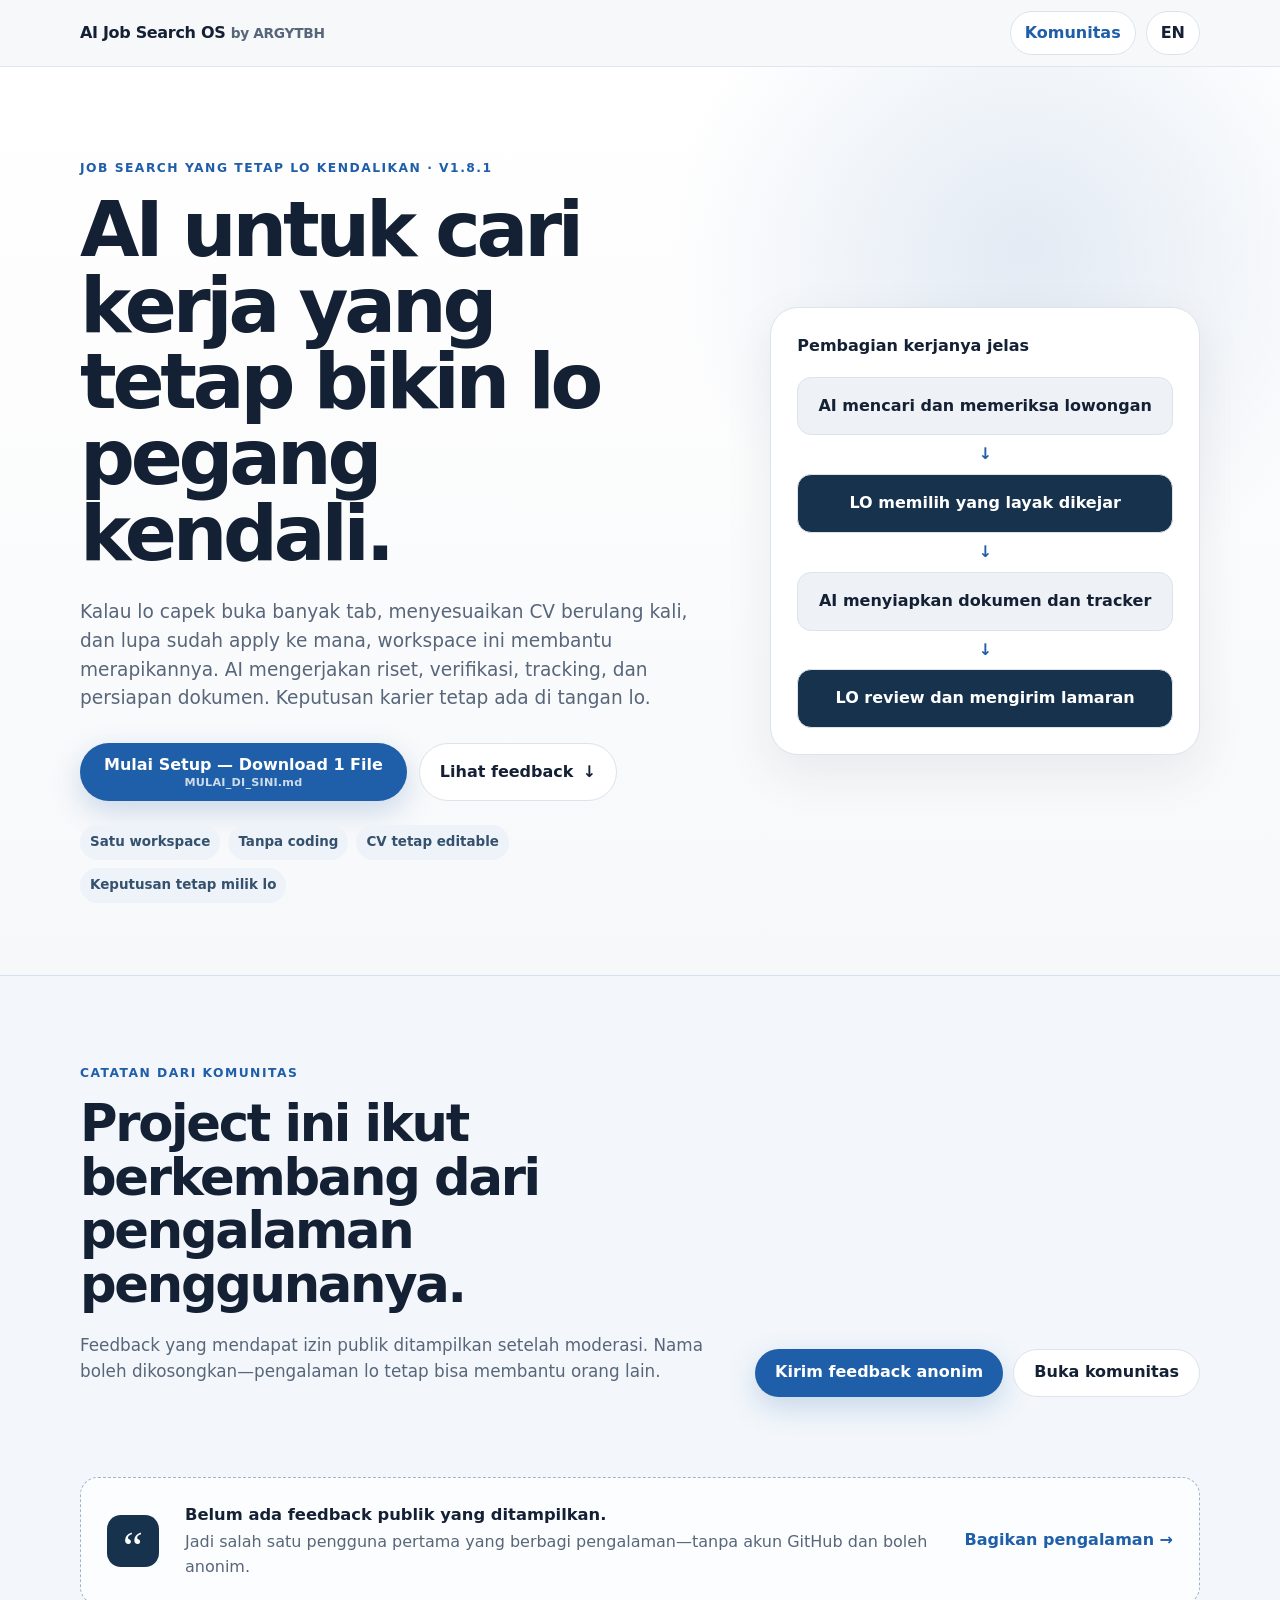
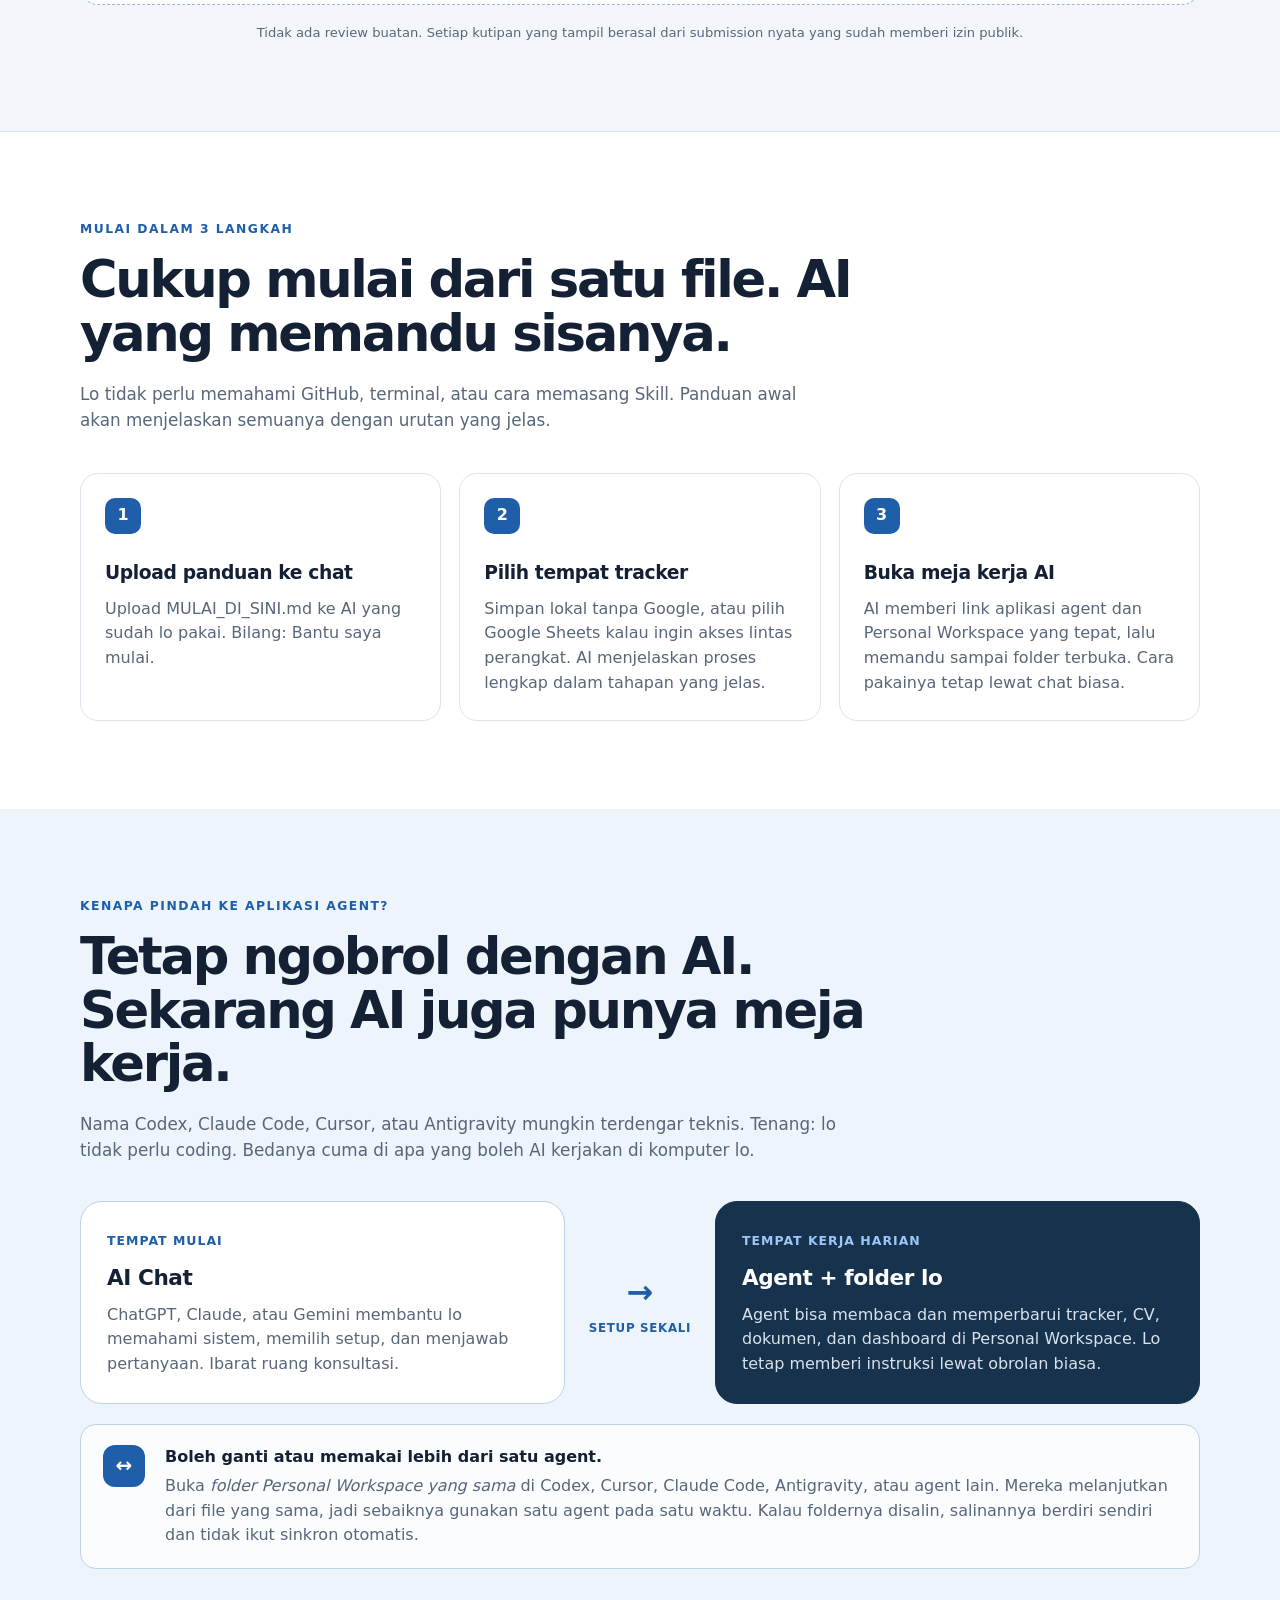
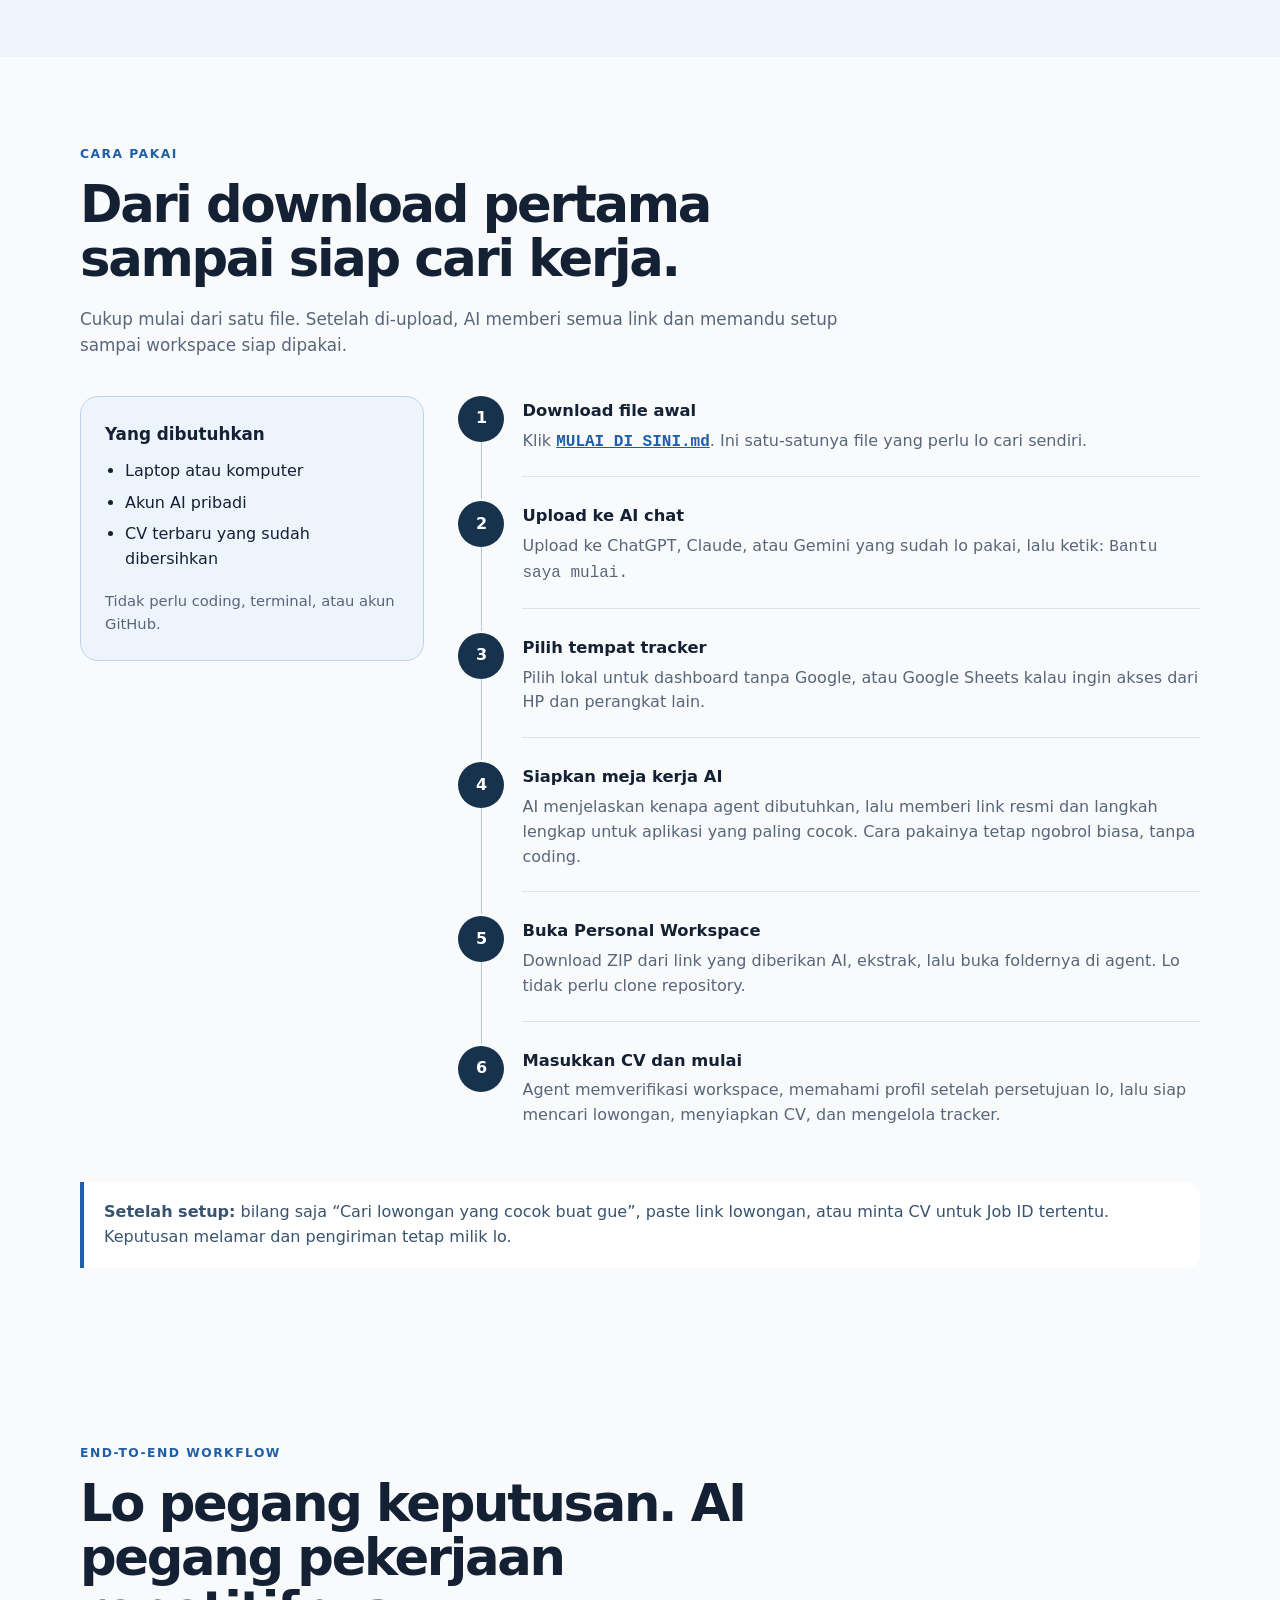
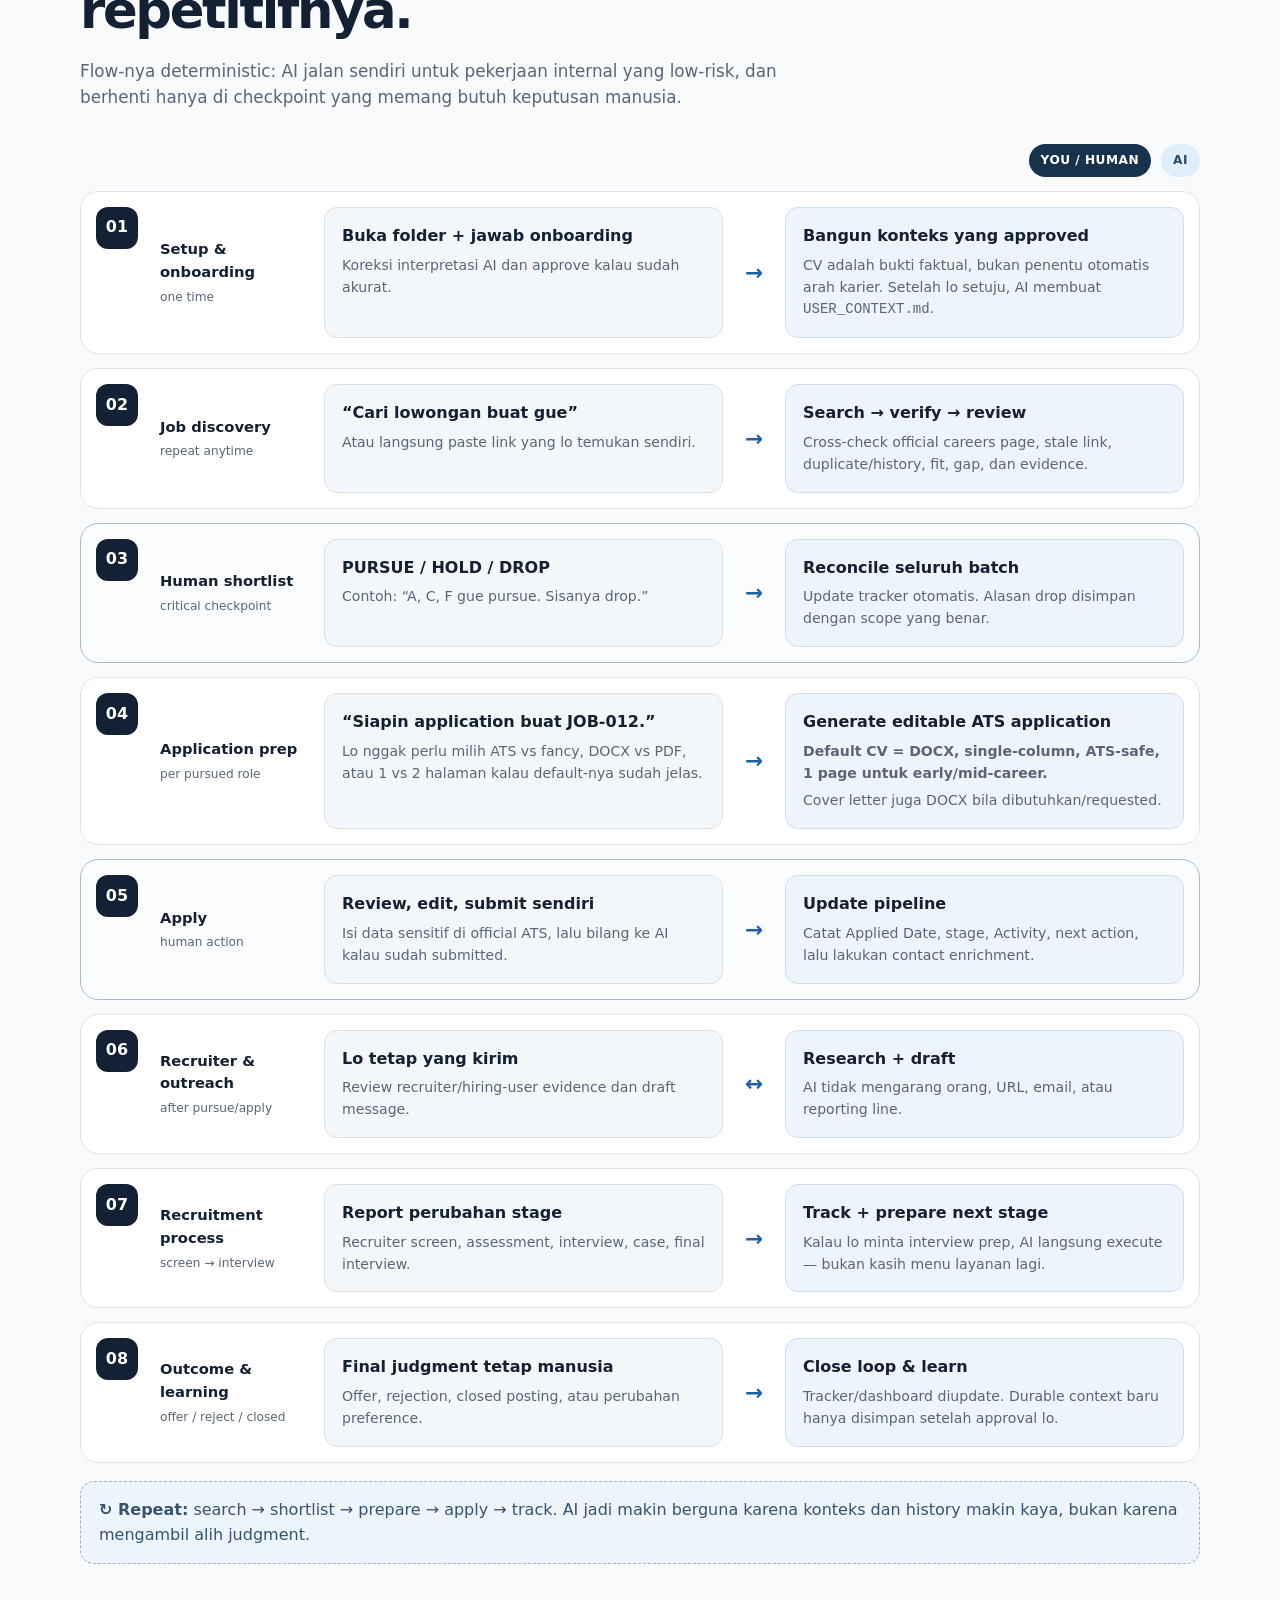
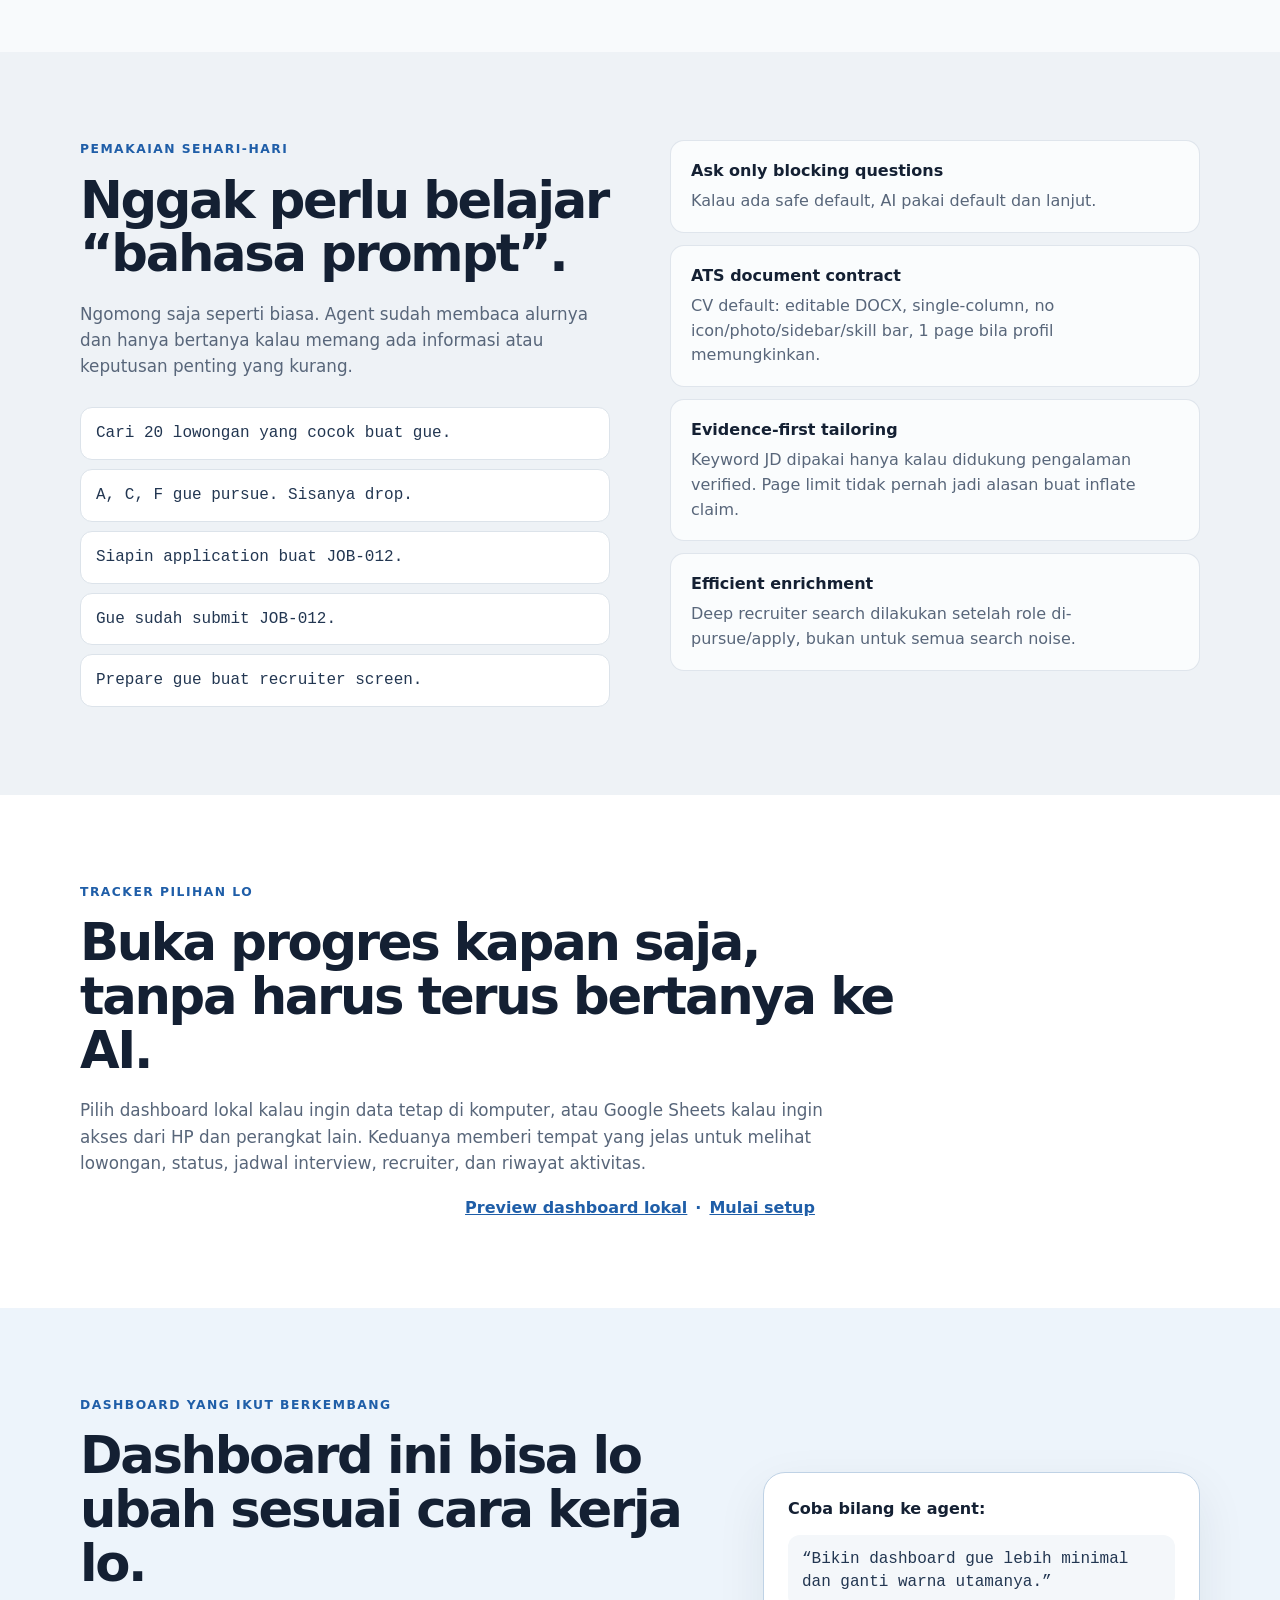
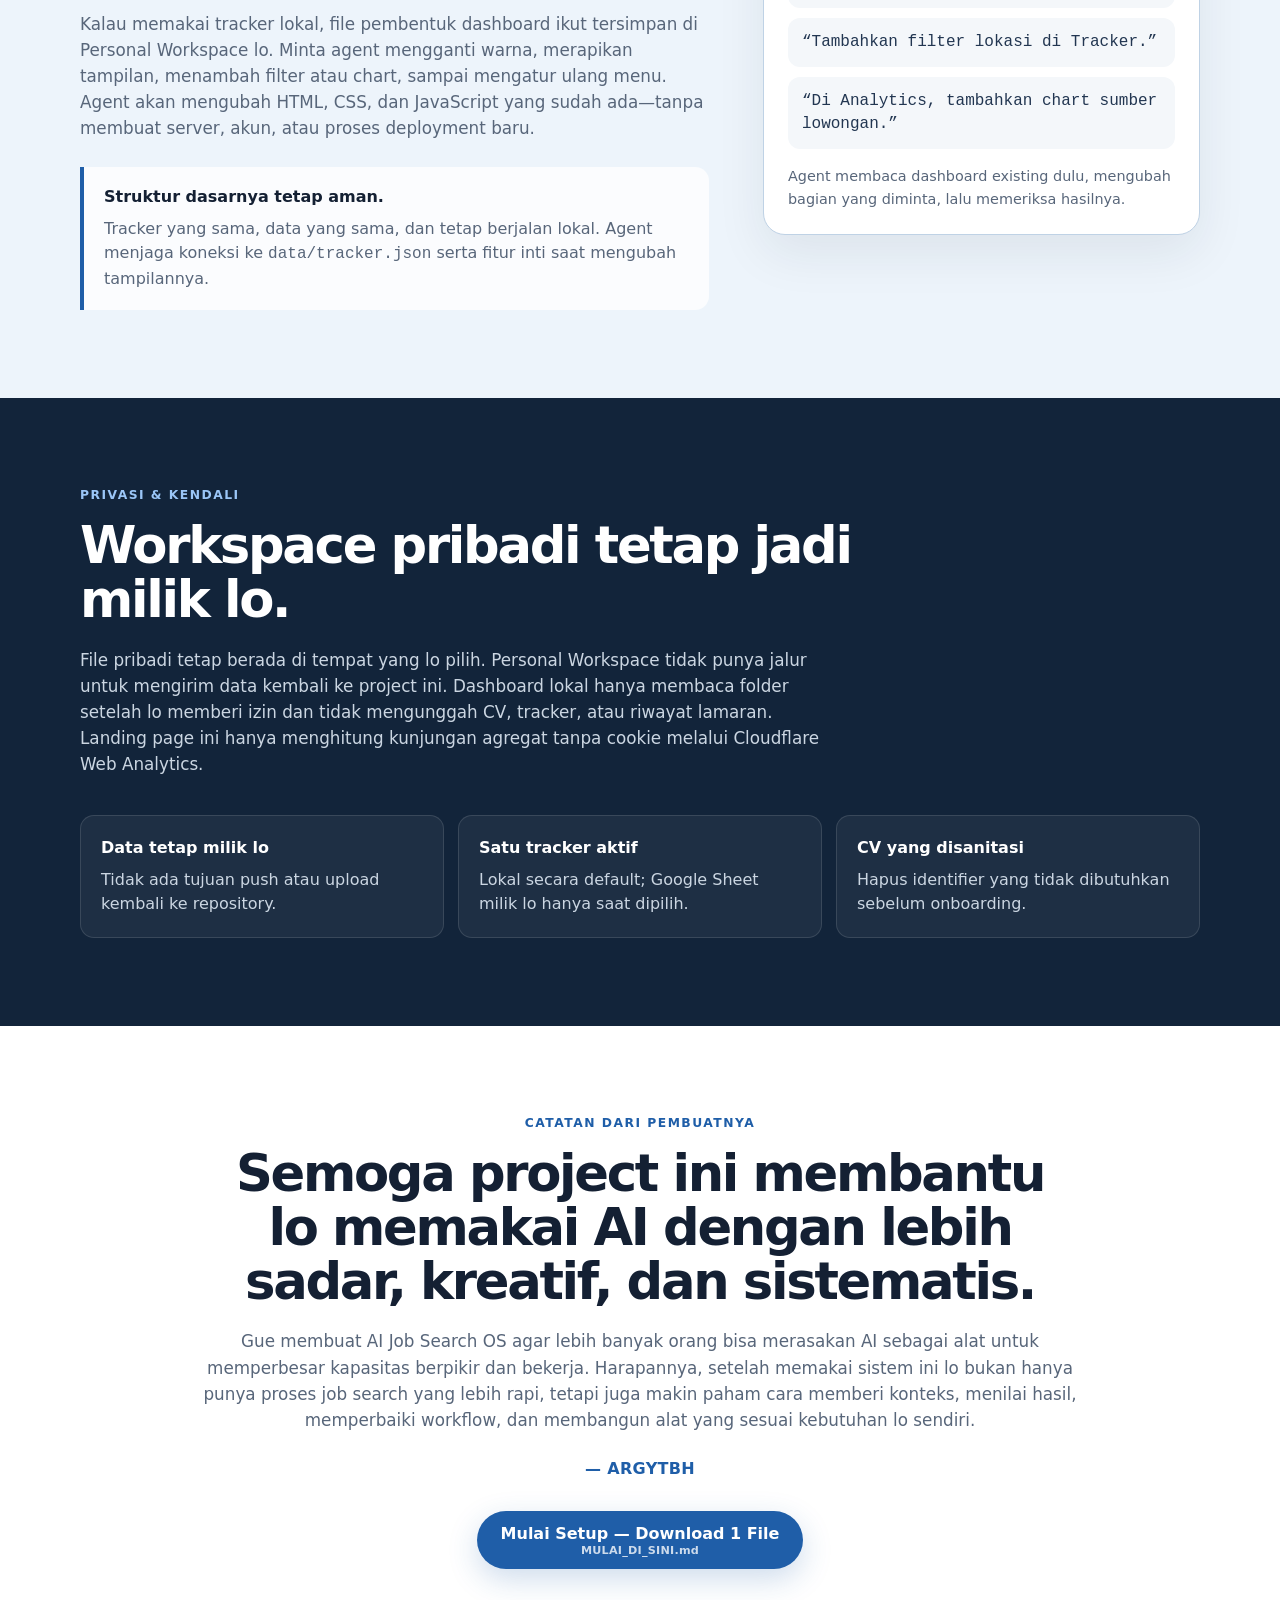
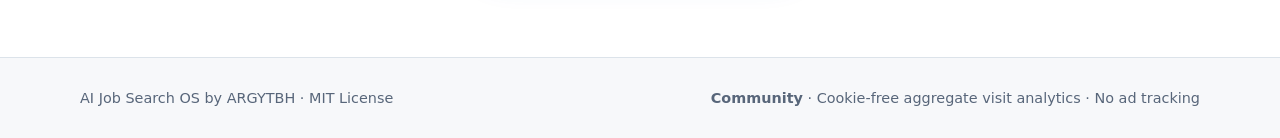
<file: docs/index.html>
<!doctype html>
<html lang="id">
<head>
  <meta charset="utf-8" />
  <meta name="viewport" content="width=device-width, initial-scale=1" />
  <meta name="description" content="Workspace open-source untuk cari lowongan dengan AI, mengelola tracker lamaran, membuat CV ATS, dan riset recruiter lewat ChatGPT, Claude, dan AI agent." />
  <meta name="robots" content="index, follow, max-image-preview:large" />
  <meta name="theme-color" content="#17324d" />
  <link rel="canonical" href="https://argytbh.github.io/ai-job-search-os/" />
  <meta property="og:type" content="website" />
  <meta property="og:site_name" content="AI Job Search OS" />
  <meta property="og:locale" content="id_ID" />
  <meta property="og:locale:alternate" content="en_US" />
  <meta property="og:title" content="AI untuk Cari Kerja, Job Tracker &amp; CV ATS | AI Job Search OS" />
  <meta property="og:description" content="Workspace open-source dan beginner-friendly untuk mencari lowongan, membuat CV ATS, mengelola lamaran, dan bekerja bersama AI agent tanpa kehilangan kendali." />
  <meta property="og:url" content="https://argytbh.github.io/ai-job-search-os/" />
  <meta property="og:image" content="https://argytbh.github.io/ai-job-search-os/social-preview.png" />
  <meta property="og:image:width" content="1280" />
  <meta property="og:image:height" content="640" />
  <meta property="og:image:alt" content="AI Job Search OS — AI untuk cari kerja tanpa kehilangan kendali" />
  <meta name="twitter:card" content="summary_large_image" />
  <meta name="twitter:title" content="AI untuk Cari Kerja, Job Tracker &amp; CV ATS" />
  <meta name="twitter:description" content="Open-source, beginner-friendly, dan human-in-the-loop. Mulai dari satu file." />
  <meta name="twitter:image" content="https://argytbh.github.io/ai-job-search-os/social-preview.png" />
  <title>AI untuk Cari Kerja, Job Tracker &amp; CV ATS | AI Job Search OS</title>
  <link rel="stylesheet" href="style.css" />
  <link rel="stylesheet" href="community/community.css" />
  <script type="application/ld+json">
  {
    "@context": "https://schema.org",
    "@type": "WebSite",
    "name": "AI Job Search OS",
    "alternateName": "AI untuk Cari Kerja",
    "url": "https://argytbh.github.io/ai-job-search-os/",
    "description": "Beginner-friendly open-source AI job-search workspace for job discovery, application tracking, ATS CV preparation, recruiter research, and human-in-the-loop decisions.",
    "inLanguage": ["id-ID", "en"]
  }
  </script>
  <script type="application/ld+json">
  {
    "@context": "https://schema.org",
    "@type": "HowTo",
    "name": "Cara mulai menggunakan AI Job Search OS",
    "description": "Setup AI Job Search OS tanpa coding atau akun GitHub.",
    "totalTime": "PT15M",
    "step": [
      {"@type":"HowToStep","position":1,"name":"Download panduan awal","text":"Download MULAI_DI_SINI.md dari halaman resmi AI Job Search OS."},
      {"@type":"HowToStep","position":2,"name":"Upload ke AI chat","text":"Upload file ke AI chat yang sudah digunakan, lalu tulis: Bantu saya mulai."},
      {"@type":"HowToStep","position":3,"name":"Pilih tracker","text":"Pilih tracker lokal tanpa Google atau Google Sheets untuk akses lintas perangkat."},
      {"@type":"HowToStep","position":4,"name":"Siapkan agent lokal","text":"Ikuti link dan panduan AI untuk Codex, Claude Code, Cursor, Antigravity, atau agent lokal yang sesuai."},
      {"@type":"HowToStep","position":5,"name":"Buka Personal Workspace","text":"Download ZIP dari link exact-version yang diberikan AI, ekstrak, lalu buka foldernya di agent lokal."},
      {"@type":"HowToStep","position":6,"name":"Mulai onboarding","text":"Ikuti verifikasi workspace, masukkan CV yang sudah dibersihkan dari data sensitif, lalu setujui konteks karier yang akurat."}
    ]
  }
  </script>
</head>
<body>
  <header class="nav">
    <div class="wrap nav-inner">
      <a class="brand" href="#top">AI Job Search OS <span>by ARGYTBH</span></a>
      <div class="nav-actions">
        <a class="ghost community-nav" href="community/"><span data-lang="id">Komunitas</span><span data-lang="en" hidden>Community</span></a>
        <button class="lang-btn" id="langToggle" type="button" aria-label="Switch language">EN</button>
        <a class="ghost" id="repoLink" href="#" rel="noreferrer">GitHub</a>
      </div>
    </div>
  </header>

  <main id="top">
    <section class="hero">
      <div class="wrap hero-grid">
        <div>
          <div class="eyebrow">Job search yang tetap lo kendalikan · v1.8.1</div>
          <div data-lang="id">
            <h1>AI untuk cari kerja yang tetap bikin lo pegang kendali.</h1>
            <p class="lead">Kalau lo capek buka banyak tab, menyesuaikan CV berulang kali, dan lupa sudah apply ke mana, workspace ini membantu merapikannya. AI mengerjakan riset, verifikasi, tracking, dan persiapan dokumen. Keputusan karier tetap ada di tangan lo.</p>
          </div>
          <div data-lang="en" hidden>
            <h1>An open-source AI job search workflow you still control.</h1>
            <p class="lead">If you are tired of juggling tabs, rewriting your CV, and forgetting where you applied, this workspace keeps everything organized. AI handles research, verification, tracking, and document preparation. Your career decisions remain yours.</p>
          </div>
          <div class="cta-row">
            <a class="primary starter-cta" href="https://github.com/argytbh/ai-job-search-os/releases/download/v1.8.1/MULAI_DI_SINI.md"><span data-lang="id">Mulai Setup — Download 1 File</span><span data-lang="en" hidden>Start Setup — Download 1 File</span><small>MULAI_DI_SINI.md</small></a>
            <a class="secondary hero-feedback-link" href="#community-feedback"><span data-lang="id">Lihat feedback</span><span data-lang="en" hidden>See feedback</span><span aria-hidden="true">↓</span></a>
          </div>
          <div class="trust-row" data-lang="id"><span>Satu workspace</span><span>Tanpa coding</span><span>CV tetap editable</span><span>Keputusan tetap milik lo</span></div>
          <div class="trust-row" data-lang="en" hidden><span>One workspace</span><span>No coding</span><span>Editable CV</span><span>Your decisions stay yours</span></div>
        </div>

        <div class="flow-card">
          <div class="flow-title" data-lang="id">Pembagian kerjanya jelas</div><div class="flow-title" data-lang="en" hidden>A clear division of work</div>
          <div class="flow">
            <div class="node"><span data-lang="id">AI mencari dan memeriksa lowongan</span><span data-lang="en" hidden>AI finds and checks jobs</span></div><div class="arrow">↓</div>
            <div class="node human"><span data-lang="id">LO memilih yang layak dikejar</span><span data-lang="en" hidden>YOU choose what to pursue</span></div><div class="arrow">↓</div>
            <div class="node"><span data-lang="id">AI menyiapkan dokumen dan tracker</span><span data-lang="en" hidden>AI prepares documents and tracking</span></div><div class="arrow">↓</div>
            <div class="node human"><span data-lang="id">LO review dan mengirim lamaran</span><span data-lang="en" hidden>YOU review and submit</span></div>
          </div>
        </div>
      </div>
    </section>

    <section class="section community-proof" id="community-feedback">
      <div class="wrap">
        <div class="community-proof-head">
          <div data-lang="id">
            <div class="eyebrow">Catatan dari komunitas</div>
            <h2 id="community-feedback-title">Project ini ikut berkembang dari pengalaman penggunanya.</h2>
            <p class="body narrow">Feedback yang mendapat izin publik ditampilkan setelah moderasi. Nama boleh dikosongkan—pengalaman lo tetap bisa membantu orang lain.</p>
          </div>
          <div data-lang="en" hidden>
            <div class="eyebrow">Notes from the community</div>
            <h2>This project grows from the experiences of its users.</h2>
            <p class="body narrow">Feedback approved for public display appears after moderation. Your name is optional—your experience can still help someone else.</p>
          </div>
          <div class="community-proof-actions">
            <a class="primary" href="community/#feedback"><span data-lang="id">Kirim feedback anonim</span><span data-lang="en" hidden>Send anonymous feedback</span></a>
            <a class="secondary" href="community/"><span data-lang="id">Buka komunitas</span><span data-lang="en" hidden>Open community</span></a>
          </div>
        </div>

        <div class="feedback-grid" id="featuredFeedback" aria-live="polite"></div>
        <div class="feedback-empty" id="feedbackEmpty">
          <div class="feedback-empty-mark" aria-hidden="true">“</div>
          <div data-lang="id"><strong>Belum ada feedback publik yang ditampilkan.</strong><p>Jadi salah satu pengguna pertama yang berbagi pengalaman—tanpa akun GitHub dan boleh anonim.</p></div>
          <div data-lang="en" hidden><strong>No public feedback has been featured yet.</strong><p>Be one of the first users to share an experience—no GitHub account required, and you may stay anonymous.</p></div>
          <a href="community/#feedback"><span data-lang="id">Bagikan pengalaman →</span><span data-lang="en" hidden>Share your experience →</span></a>
        </div>
        <p class="feedback-policy" data-lang="id">Tidak ada review buatan. Setiap kutipan yang tampil berasal dari submission nyata yang sudah memberi izin publik.</p>
        <p class="feedback-policy" data-lang="en" hidden>No fabricated reviews. Every displayed quote comes from a real submission that granted permission for public display.</p>
      </div>
    </section>

    <section class="section">
      <div class="wrap">
        <div data-lang="id"><div class="eyebrow">Mulai dalam 3 langkah</div><h2>Cukup mulai dari satu file. AI yang memandu sisanya.</h2><p class="body narrow">Lo tidak perlu memahami GitHub, terminal, atau cara memasang Skill. Panduan awal akan menjelaskan semuanya dengan urutan yang jelas.</p></div>
        <div data-lang="en" hidden><div class="eyebrow">Start in 3 steps</div><h2>Begin with one file. AI guides the rest.</h2><p class="body narrow">You do not need to understand GitHub, terminals, or Skill installation. The starter guide explains everything in a clear order.</p></div>
        <div class="steps">
          <article class="card"><div class="step-num">1</div><h3 data-lang="id">Upload panduan ke chat</h3><h3 data-lang="en" hidden>Upload the guide to chat</h3><p data-lang="id">Upload MULAI_DI_SINI.md ke AI yang sudah lo pakai. Bilang: Bantu saya mulai.</p><p data-lang="en" hidden>Upload MULAI_DI_SINI.md to the AI you already use. Say: Help me get started.</p></article>
          <article class="card"><div class="step-num">2</div><h3 data-lang="id">Pilih tempat tracker</h3><h3 data-lang="en" hidden>Choose tracker storage</h3><p data-lang="id">Simpan lokal tanpa Google, atau pilih Google Sheets kalau ingin akses lintas perangkat. AI menjelaskan proses lengkap dalam tahapan yang jelas.</p><p data-lang="en" hidden>Keep it local without Google, or choose Google Sheets for cross-device access. The AI explains the complete process in clear stages.</p></article>
          <article class="card"><div class="step-num">3</div><h3 data-lang="id">Buka meja kerja AI</h3><h3 data-lang="en" hidden>Open the AI's work desk</h3><p data-lang="id">AI memberi link aplikasi agent dan Personal Workspace yang tepat, lalu memandu sampai folder terbuka. Cara pakainya tetap lewat chat biasa.</p><p data-lang="en" hidden>The AI provides the right agent app and Personal Workspace links, then guides you until the folder is open. You still use it through normal chat.</p></article>
        </div>
      </div>
    </section>

    <section class="section agent-bridge" id="kenapa-agent">
      <div class="wrap">
        <div data-lang="id"><div class="eyebrow">Kenapa pindah ke aplikasi agent?</div><h2>Tetap ngobrol dengan AI. Sekarang AI juga punya meja kerja.</h2><p class="body narrow">Nama Codex, Claude Code, Cursor, atau Antigravity mungkin terdengar teknis. Tenang: lo tidak perlu coding. Bedanya cuma di apa yang boleh AI kerjakan di komputer lo.</p></div>
        <div data-lang="en" hidden><div class="eyebrow">Why move to an agent app?</div><h2>Keep chatting with AI. Now it also has a work desk.</h2><p class="body narrow">Names like Codex, Claude Code, Cursor, or Antigravity may sound technical. You do not need to code. The difference is simply what the AI is allowed to work on in your computer.</p></div>
        <div class="bridge-grid">
          <article class="bridge-card chat-card">
            <span class="bridge-role" data-lang="id">Tempat mulai</span><span class="bridge-role" data-lang="en" hidden>Where you begin</span>
            <h3>AI Chat</h3>
            <p data-lang="id">ChatGPT, Claude, atau Gemini membantu lo memahami sistem, memilih setup, dan menjawab pertanyaan. Ibarat ruang konsultasi.</p><p data-lang="en" hidden>ChatGPT, Claude, or Gemini helps you understand the system, choose a setup, and answer questions. Think of it as a consultation room.</p>
          </article>
          <div class="bridge-arrow" aria-hidden="true"><span>→</span><small data-lang="id">setup sekali</small><small data-lang="en" hidden>one-time setup</small></div>
          <article class="bridge-card agent-card">
            <span class="bridge-role" data-lang="id">Tempat kerja harian</span><span class="bridge-role" data-lang="en" hidden>Your daily workspace</span>
            <h3 data-lang="id">Agent + folder lo</h3><h3 data-lang="en" hidden>Agent + your folder</h3>
            <p data-lang="id">Agent bisa membaca dan memperbarui tracker, CV, dokumen, dan dashboard di Personal Workspace. Lo tetap memberi instruksi lewat obrolan biasa.</p><p data-lang="en" hidden>The agent can read and update the tracker, CVs, documents, and dashboard in your Personal Workspace. You still give instructions through normal conversation.</p>
          </article>
        </div>
        <div class="multi-agent-note">
          <div class="multi-agent-icon" aria-hidden="true">↔</div>
          <div data-lang="id"><strong>Boleh ganti atau memakai lebih dari satu agent.</strong><p>Buka <em>folder Personal Workspace yang sama</em> di Codex, Cursor, Claude Code, Antigravity, atau agent lain. Mereka melanjutkan dari file yang sama, jadi sebaiknya gunakan satu agent pada satu waktu. Kalau foldernya disalin, salinannya berdiri sendiri dan tidak ikut sinkron otomatis.</p></div>
          <div data-lang="en" hidden><strong>You can switch or use more than one agent.</strong><p>Open the <em>same Personal Workspace folder</em> in Codex, Cursor, Claude Code, Antigravity, or another agent. They continue from the same files, so use one agent at a time. A copied folder is a separate workspace and does not sync automatically.</p></div>
        </div>
      </div>
    </section>

    <section class="section quick-guide" id="cara-pakai">
      <div class="wrap">
        <div data-lang="id">
          <div class="eyebrow">Cara pakai</div>
          <h2>Dari download pertama sampai siap cari kerja.</h2>
          <p class="body narrow">Cukup mulai dari satu file. Setelah di-upload, AI memberi semua link dan memandu setup sampai workspace siap dipakai.</p>
          <div class="howto-grid">
            <aside class="requirements" aria-label="Yang dibutuhkan">
              <strong>Yang dibutuhkan</strong>
              <ul><li>Laptop atau komputer</li><li>Akun AI pribadi</li><li>CV terbaru yang sudah dibersihkan</li></ul>
              <p>Tidak perlu coding, terminal, atau akun GitHub.</p>
            </aside>
            <ol class="howto-list">
              <li><div><strong>Download file awal</strong><p>Klik <a href="https://github.com/argytbh/ai-job-search-os/releases/download/v1.8.1/MULAI_DI_SINI.md"><code>MULAI_DI_SINI.md</code></a>. Ini satu-satunya file yang perlu lo cari sendiri.</p></div></li>
              <li><div><strong>Upload ke AI chat</strong><p>Upload ke ChatGPT, Claude, atau Gemini yang sudah lo pakai, lalu ketik: <code>Bantu saya mulai.</code></p></div></li>
              <li><div><strong>Pilih tempat tracker</strong><p>Pilih lokal untuk dashboard tanpa Google, atau Google Sheets kalau ingin akses dari HP dan perangkat lain.</p></div></li>
              <li><div><strong>Siapkan meja kerja AI</strong><p>AI menjelaskan kenapa agent dibutuhkan, lalu memberi link resmi dan langkah lengkap untuk aplikasi yang paling cocok. Cara pakainya tetap ngobrol biasa, tanpa coding.</p></div></li>
              <li><div><strong>Buka Personal Workspace</strong><p>Download ZIP dari link yang diberikan AI, ekstrak, lalu buka foldernya di agent. Lo tidak perlu clone repository.</p></div></li>
              <li><div><strong>Masukkan CV dan mulai</strong><p>Agent memverifikasi workspace, memahami profil setelah persetujuan lo, lalu siap mencari lowongan, menyiapkan CV, dan mengelola tracker.</p></div></li>
            </ol>
          </div>
          <div class="guide-callout"><strong>Setelah setup:</strong> bilang saja “Cari lowongan yang cocok buat gue”, paste link lowongan, atau minta CV untuk Job ID tertentu. Keputusan melamar dan pengiriman tetap milik lo.</div>
        </div>
        <div data-lang="en" hidden>
          <div class="eyebrow">How to use it</div>
          <h2>From the first download to a working job-search workspace.</h2>
          <p class="body narrow">Start with one file. Once uploaded, the AI supplies every link and guides setup until the workspace is ready.</p>
          <div class="howto-grid">
            <aside class="requirements" aria-label="What you need">
              <strong>What you need</strong>
              <ul><li>A laptop or desktop computer</li><li>A personal AI account</li><li>A current sanitized CV</li></ul>
              <p>No coding, terminal, or GitHub account required.</p>
            </aside>
            <ol class="howto-list">
              <li><div><strong>Download the starter file</strong><p>Get <a href="https://github.com/argytbh/ai-job-search-os/releases/download/v1.8.1/MULAI_DI_SINI.md"><code>MULAI_DI_SINI.md</code></a>. This is the only file you need to find yourself.</p></div></li>
              <li><div><strong>Upload it to your AI chat</strong><p>Upload it to ChatGPT, Claude, or Gemini, then say: <code>Help me get started.</code></p></div></li>
              <li><div><strong>Choose tracker storage</strong><p>Choose local for the no-Google dashboard, or Google Sheets for access across devices.</p></div></li>
              <li><div><strong>Set up the AI's work desk</strong><p>The AI explains why an agent is needed, then supplies the official link and complete steps for the best-fitting app. You still use normal chat, with no coding.</p></div></li>
              <li><div><strong>Open the Personal Workspace</strong><p>Download the ZIP from the AI's exact-version link, extract it, and open the folder in the agent. No repository clone is needed.</p></div></li>
              <li><div><strong>Add your CV and begin</strong><p>The agent verifies the workspace, builds an approved career profile, and becomes ready to find jobs, prepare CVs, and maintain the tracker.</p></div></li>
            </ol>
          </div>
          <div class="guide-callout"><strong>After setup:</strong> ask it to find suitable jobs, paste a posting link, or request a CV for a Job ID. You still decide and submit applications yourself.</div>
        </div>
      </div>
    </section>

    <section class="section workflow-section">
      <div class="wrap">
        <div data-lang="id"><div class="eyebrow">End-to-end workflow</div><h2>Lo pegang keputusan. AI pegang pekerjaan repetitifnya.</h2><p class="body narrow">Flow-nya deterministic: AI jalan sendiri untuk pekerjaan internal yang low-risk, dan berhenti hanya di checkpoint yang memang butuh keputusan manusia.</p></div>
        <div data-lang="en" hidden><div class="eyebrow">End-to-end workflow</div><h2>You own the decisions. AI handles the repetitive work.</h2><p class="body narrow">The workflow is deterministic: AI proceeds through low-risk internal work and stops only at checkpoints that genuinely require human judgment.</p></div>

        <div class="lane-legend"><span class="legend-human">YOU / HUMAN</span><span class="legend-ai">AI</span></div>
        <div class="process">
          <article class="process-row">
            <div class="process-num">01</div><div class="process-stage"><strong>Setup & onboarding</strong><span>one time</span></div>
            <div class="lane human-lane"><strong data-lang="id">Buka folder + jawab onboarding</strong><strong data-lang="en" hidden>Open folder + answer onboarding</strong><p data-lang="id">Koreksi interpretasi AI dan approve kalau sudah akurat.</p><p data-lang="en" hidden>Correct the AI's interpretation and approve when accurate.</p></div>
            <div class="connector">→</div>
            <div class="lane ai-lane"><strong data-lang="id">Bangun konteks yang approved</strong><strong data-lang="en" hidden>Build approved context</strong><p data-lang="id">CV adalah bukti faktual, bukan penentu otomatis arah karier. Setelah lo setuju, AI membuat <code>USER_CONTEXT.md</code>.</p><p data-lang="en" hidden>The CV is factual evidence, not an automatic career direction. After your approval, AI creates <code>USER_CONTEXT.md</code>.</p></div>
          </article>

          <article class="process-row">
            <div class="process-num">02</div><div class="process-stage"><strong data-lang="id">Job discovery</strong><strong data-lang="en" hidden>Job discovery</strong><span>repeat anytime</span></div>
            <div class="lane human-lane"><strong data-lang="id">“Cari lowongan buat gue”</strong><strong data-lang="en" hidden>“Find jobs for me”</strong><p data-lang="id">Atau langsung paste link yang lo temukan sendiri.</p><p data-lang="en" hidden>Or simply paste a job link you found yourself.</p></div>
            <div class="connector">→</div>
            <div class="lane ai-lane"><strong>Search → verify → review</strong><p data-lang="id">Cross-check official careers page, stale link, duplicate/history, fit, gap, dan evidence.</p><p data-lang="en" hidden>Check official careers pages, stale links, duplicates/history, fit, gaps, and evidence.</p></div>
          </article>

          <article class="process-row human-checkpoint">
            <div class="process-num">03</div><div class="process-stage"><strong>Human shortlist</strong><span>critical checkpoint</span></div>
            <div class="lane human-lane"><strong data-lang="id">PURSUE / HOLD / DROP</strong><strong data-lang="en" hidden>PURSUE / HOLD / DROP</strong><p data-lang="id">Contoh: “A, C, F gue pursue. Sisanya drop.”</p><p data-lang="en" hidden>Example: “Pursue A, C, F. Drop the rest.”</p></div>
            <div class="connector">→</div>
            <div class="lane ai-lane"><strong data-lang="id">Reconcile seluruh batch</strong><strong data-lang="en" hidden>Reconcile the batch</strong><p data-lang="id">Update tracker otomatis. Alasan drop disimpan dengan scope yang benar.</p><p data-lang="en" hidden>Update the tracker automatically. Drop reasons keep the correct scope.</p></div>
          </article>

          <article class="process-row">
            <div class="process-num">04</div><div class="process-stage"><strong>Application prep</strong><span>per pursued role</span></div>
            <div class="lane human-lane"><strong data-lang="id">“Siapin application buat JOB-012.”</strong><strong data-lang="en" hidden>“Prepare JOB-012.”</strong><p data-lang="id">Lo nggak perlu milih ATS vs fancy, DOCX vs PDF, atau 1 vs 2 halaman kalau default-nya sudah jelas.</p><p data-lang="en" hidden>You do not need to choose ATS vs fancy, DOCX vs PDF, or 1 vs 2 pages when the default is clear.</p></div>
            <div class="connector">→</div>
            <div class="lane ai-lane"><strong data-lang="id">Generate editable ATS application</strong><strong data-lang="en" hidden>Generate an editable ATS application</strong><p data-lang="id"><strong>Default CV = DOCX, single-column, ATS-safe, 1 page untuk early/mid-career.</strong> Cover letter juga DOCX bila dibutuhkan/requested.</p><p data-lang="en" hidden><strong>Default CV = DOCX, single-column, ATS-safe, 1 page for early/mid-career.</strong> Cover letters are also DOCX when needed/requested.</p></div>
          </article>

          <article class="process-row human-checkpoint">
            <div class="process-num">05</div><div class="process-stage"><strong>Apply</strong><span>human action</span></div>
            <div class="lane human-lane"><strong data-lang="id">Review, edit, submit sendiri</strong><strong data-lang="en" hidden>Review, edit, submit yourself</strong><p data-lang="id">Isi data sensitif di official ATS, lalu bilang ke AI kalau sudah submitted.</p><p data-lang="en" hidden>Enter sensitive information on the official ATS, then tell AI once submitted.</p></div>
            <div class="connector">→</div>
            <div class="lane ai-lane"><strong data-lang="id">Update pipeline</strong><strong data-lang="en" hidden>Update the pipeline</strong><p data-lang="id">Catat Applied Date, stage, Activity, next action, lalu lakukan contact enrichment.</p><p data-lang="en" hidden>Record Applied Date, stage, Activity, next action, then perform contact enrichment.</p></div>
          </article>

          <article class="process-row">
            <div class="process-num">06</div><div class="process-stage"><strong>Recruiter & outreach</strong><span>after pursue/apply</span></div>
            <div class="lane human-lane"><strong data-lang="id">Lo tetap yang kirim</strong><strong data-lang="en" hidden>You still send it</strong><p data-lang="id">Review recruiter/hiring-user evidence dan draft message.</p><p data-lang="en" hidden>Review recruiter/hiring-user evidence and the message draft.</p></div>
            <div class="connector">↔</div>
            <div class="lane ai-lane"><strong data-lang="id">Research + draft</strong><strong data-lang="en" hidden>Research + draft</strong><p data-lang="id">AI tidak mengarang orang, URL, email, atau reporting line.</p><p data-lang="en" hidden>AI does not invent people, URLs, emails, or reporting lines.</p></div>
          </article>

          <article class="process-row">
            <div class="process-num">07</div><div class="process-stage"><strong>Recruitment process</strong><span>screen → interview</span></div>
            <div class="lane human-lane"><strong data-lang="id">Report perubahan stage</strong><strong data-lang="en" hidden>Report stage changes</strong><p>Recruiter screen, assessment, interview, case, final interview.</p></div>
            <div class="connector">→</div>
            <div class="lane ai-lane"><strong data-lang="id">Track + prepare next stage</strong><strong data-lang="en" hidden>Track + prepare the next stage</strong><p data-lang="id">Kalau lo minta interview prep, AI langsung execute — bukan kasih menu layanan lagi.</p><p data-lang="en" hidden>If you ask for interview prep, AI executes it instead of offering another menu.</p></div>
          </article>

          <article class="process-row">
            <div class="process-num">08</div><div class="process-stage"><strong>Outcome & learning</strong><span>offer / reject / closed</span></div>
            <div class="lane human-lane"><strong data-lang="id">Final judgment tetap manusia</strong><strong data-lang="en" hidden>Final judgment stays human</strong><p data-lang="id">Offer, rejection, closed posting, atau perubahan preference.</p><p data-lang="en" hidden>Offers, rejections, closed postings, or preference changes.</p></div>
            <div class="connector">→</div>
            <div class="lane ai-lane"><strong data-lang="id">Close loop & learn</strong><strong data-lang="en" hidden>Close the loop & learn</strong><p data-lang="id">Tracker/dashboard diupdate. Durable context baru hanya disimpan setelah approval lo.</p><p data-lang="en" hidden>Tracker/dashboard updates. Durable context changes still require your approval.</p></div>
          </article>
        </div>
        <div class="loop-back" data-lang="id"><strong>↻ Repeat:</strong> search → shortlist → prepare → apply → track. AI jadi makin berguna karena konteks dan history makin kaya, bukan karena mengambil alih judgment.</div>
        <div class="loop-back" data-lang="en" hidden><strong>↻ Repeat:</strong> search → shortlist → prepare → apply → track. AI becomes more useful because context and history get richer, not because it takes over judgment.</div>
      </div>
    </section>

    <section class="section muted">
      <div class="wrap two-col">
        <div>
          <div data-lang="id"><div class="eyebrow">Pemakaian sehari-hari</div><h2>Nggak perlu belajar “bahasa prompt”.</h2><p class="body">Ngomong saja seperti biasa. Agent sudah membaca alurnya dan hanya bertanya kalau memang ada informasi atau keputusan penting yang kurang.</p></div>
          <div data-lang="en" hidden><div class="eyebrow">Daily use</div><h2>No need to learn “prompt language”.</h2><p class="body">Speak naturally. The agent already understands the workflow and asks only when essential information or a real decision is missing.</p></div>
          <div class="commands">
            <code data-lang="id">Cari 20 lowongan yang cocok buat gue.</code><code data-lang="en" hidden>Find 20 jobs that fit me.</code>
            <code data-lang="id">A, C, F gue pursue. Sisanya drop.</code><code data-lang="en" hidden>Pursue A, C, F. Drop the rest.</code>
            <code data-lang="id">Siapin application buat JOB-012.</code><code data-lang="en" hidden>Prepare my application for JOB-012.</code>
            <code data-lang="id">Gue sudah submit JOB-012.</code><code data-lang="en" hidden>I submitted JOB-012.</code>
            <code data-lang="id">Prepare gue buat recruiter screen.</code><code data-lang="en" hidden>Prepare me for the recruiter screen.</code>
          </div>
        </div>
        <div class="feature-list">
          <div class="feature"><strong data-lang="id">Ask only blocking questions</strong><strong data-lang="en" hidden>Ask only blocking questions</strong><span data-lang="id">Kalau ada safe default, AI pakai default dan lanjut.</span><span data-lang="en" hidden>If a safe default exists, AI uses it and proceeds.</span></div>
          <div class="feature"><strong>ATS document contract</strong><span data-lang="id">CV default: editable DOCX, single-column, no icon/photo/sidebar/skill bar, 1 page bila profil memungkinkan.</span><span data-lang="en" hidden>CV default: editable DOCX, single-column, no icons/photos/sidebars/skill bars, 1 page when the profile allows it.</span></div>
          <div class="feature"><strong>Evidence-first tailoring</strong><span data-lang="id">Keyword JD dipakai hanya kalau didukung pengalaman verified. Page limit tidak pernah jadi alasan buat inflate claim.</span><span data-lang="en" hidden>JD terms are used only when supported by verified experience. Page limits never justify inflated claims.</span></div>
          <div class="feature"><strong>Efficient enrichment</strong><span data-lang="id">Deep recruiter search dilakukan setelah role di-pursue/apply, bukan untuk semua search noise.</span><span data-lang="en" hidden>Deep recruiter research happens after pursue/apply, not for every search result.</span></div>
        </div>
      </div>
    </section>

    <section class="section">
      <div class="wrap">
        <div data-lang="id"><div class="eyebrow">Tracker pilihan lo</div><h2>Buka progres kapan saja, tanpa harus terus bertanya ke AI.</h2><p class="body narrow">Pilih dashboard lokal kalau ingin data tetap di komputer, atau Google Sheets kalau ingin akses dari HP dan perangkat lain. Keduanya memberi tempat yang jelas untuk melihat lowongan, status, jadwal interview, recruiter, dan riwayat aktivitas.</p></div>
        <div data-lang="en" hidden><div class="eyebrow">Your tracker choice</div><h2>Check your progress anytime without repeatedly asking AI.</h2><p class="body narrow">Choose the local dashboard to keep data on your computer, or Google Sheets for access across devices. Both give you a clear place to review jobs, statuses, interviews, recruiters, and activity history.</p></div>
        <div class="small-links" data-lang="id"><a href="dashboard/">Preview dashboard lokal</a><span>·</span><a href="https://github.com/argytbh/ai-job-search-os/releases/download/v1.8.1/MULAI_DI_SINI.md">Mulai setup</a></div>
        <div class="small-links" data-lang="en" hidden><a href="dashboard/">Preview local dashboard</a><span>·</span><a href="https://github.com/argytbh/ai-job-search-os/releases/download/v1.8.1/MULAI_DI_SINI.md">Start setup</a></div>
      </div>
    </section>

    <section class="section customize-section">
      <div class="wrap customize-grid">
        <div data-lang="id">
          <div class="eyebrow">Dashboard yang ikut berkembang</div>
          <h2>Dashboard ini bisa lo ubah sesuai cara kerja lo.</h2>
          <p class="body">Kalau memakai tracker lokal, file pembentuk dashboard ikut tersimpan di Personal Workspace lo. Minta agent mengganti warna, merapikan tampilan, menambah filter atau chart, sampai mengatur ulang menu. Agent akan mengubah HTML, CSS, dan JavaScript yang sudah ada—tanpa membuat server, akun, atau proses deployment baru.</p>
          <div class="custom-boundary"><strong>Struktur dasarnya tetap aman.</strong><span>Tracker yang sama, data yang sama, dan tetap berjalan lokal. Agent menjaga koneksi ke <code>data/tracker.json</code> serta fitur inti saat mengubah tampilannya.</span></div>
        </div>
        <div data-lang="en" hidden>
          <div class="eyebrow">A dashboard that grows with you</div>
          <h2>Shape the dashboard around the way you work.</h2>
          <p class="body">With local tracking, the files that make up your dashboard live inside the Personal Workspace. Ask your agent to change colors, simplify the layout, add a filter or chart, or reorganize the menu. It edits the existing HTML, CSS, and JavaScript—without creating a server, account, or deployment process.</p>
          <div class="custom-boundary"><strong>The foundation stays protected.</strong><span>The same tracker, the same data, and local operation. The agent preserves the connection to <code>data/tracker.json</code> and core features while changing the interface.</span></div>
        </div>
        <aside class="custom-prompts" aria-label="Contoh permintaan kustomisasi dashboard">
          <span class="prompt-label" data-lang="id">Coba bilang ke agent:</span><span class="prompt-label" data-lang="en" hidden>Try asking your agent:</span>
          <code data-lang="id">“Bikin dashboard gue lebih minimal dan ganti warna utamanya.”</code><code data-lang="en" hidden>“Make my dashboard more minimal and change its main color.”</code>
          <code data-lang="id">“Tambahkan filter lokasi di Tracker.”</code><code data-lang="en" hidden>“Add a location filter to the Tracker.”</code>
          <code data-lang="id">“Di Analytics, tambahkan chart sumber lowongan.”</code><code data-lang="en" hidden>“Add a job-source chart to Analytics.”</code>
          <p data-lang="id">Agent membaca dashboard existing dulu, mengubah bagian yang diminta, lalu memeriksa hasilnya.</p><p data-lang="en" hidden>The agent reads the existing dashboard, changes only what you asked for, and verifies the result.</p>
        </aside>
      </div>
    </section>

    <section class="section security">
      <div class="wrap">
        <div data-lang="id"><div class="eyebrow">Privasi & kendali</div><h2>Workspace pribadi tetap jadi milik lo.</h2><p class="body narrow">File pribadi tetap berada di tempat yang lo pilih. Personal Workspace tidak punya jalur untuk mengirim data kembali ke project ini. Dashboard lokal hanya membaca folder setelah lo memberi izin dan tidak mengunggah CV, tracker, atau riwayat lamaran. Landing page ini hanya menghitung kunjungan agregat tanpa cookie melalui Cloudflare Web Analytics.</p></div>
        <div data-lang="en" hidden><div class="eyebrow">Privacy & control</div><h2>Your Personal Workspace remains yours.</h2><p class="body narrow">Your private files stay where you choose. The Personal Workspace has no path for sending data back to this project. The local dashboard reads a folder only after you authorize it and does not upload your CV, tracker, or application history. This landing page only counts aggregate visits without cookies through Cloudflare Web Analytics.</p></div>
        <div class="security-grid">
          <div class="security-item"><strong data-lang="id">Data tetap milik lo</strong><strong data-lang="en" hidden>Your data stays yours</strong><span data-lang="id">Tidak ada tujuan push atau upload kembali ke repository.</span><span data-lang="en" hidden>No push or upload destination back to the repository.</span></div>
          <div class="security-item"><strong data-lang="id">Satu tracker aktif</strong><strong data-lang="en" hidden>One active tracker</strong><span data-lang="id">Lokal secara default; Google Sheet milik lo hanya saat dipilih.</span><span data-lang="en" hidden>Local by default; your own Google Sheet only when chosen.</span></div>
          <div class="security-item"><strong data-lang="id">CV yang disanitasi</strong><strong data-lang="en" hidden>Sanitized CV</strong><span data-lang="id">Hapus identifier yang tidak dibutuhkan sebelum onboarding.</span><span data-lang="en" hidden>Remove unnecessary identifiers before onboarding.</span></div>
        </div>
      </div>
    </section>

    <section class="section final-cta">
      <div class="wrap">
        <div class="maker-note" data-lang="id"><div class="eyebrow">Catatan dari pembuatnya</div><h2>Semoga project ini membantu lo memakai AI dengan lebih sadar, kreatif, dan sistematis.</h2><p class="body">Gue membuat AI Job Search OS agar lebih banyak orang bisa merasakan AI sebagai alat untuk memperbesar kapasitas berpikir dan bekerja. Harapannya, setelah memakai sistem ini lo bukan hanya punya proses job search yang lebih rapi, tetapi juga makin paham cara memberi konteks, menilai hasil, memperbaiki workflow, dan membangun alat yang sesuai kebutuhan lo sendiri.</p><p class="maker-signature">— ARGYTBH</p></div>
        <div class="maker-note" data-lang="en" hidden><div class="eyebrow">A note from the maker</div><h2>I hope this project helps you use AI with more awareness, creativity, and structure.</h2><p class="body">I built AI Job Search OS so more people can experience AI as a tool that expands how they think and work. I hope it gives you a clearer job-search process while helping you learn how to provide context, judge results, improve a workflow, and shape tools around your own needs.</p><p class="maker-signature">— ARGYTBH</p></div>
        <div class="cta-row centered">
          <a class="primary starter-cta" href="https://github.com/argytbh/ai-job-search-os/releases/download/v1.8.1/MULAI_DI_SINI.md"><span data-lang="id">Mulai Setup — Download 1 File</span><span data-lang="en" hidden>Start Setup — Download 1 File</span><small>MULAI_DI_SINI.md</small></a>
        </div>
      </div>
    </section>
  </main>

  <footer><div class="wrap footer-inner"><span>AI Job Search OS by ARGYTBH · MIT License</span><span><a href="community/">Community</a> · Cookie-free aggregate visit analytics · No ad tracking</span></div></footer>

  <script src="community/feedback.js"></script>
  <script>
    (function () {
      const toggle = document.getElementById('langToggle');
      let lang = 'id';
      function applyLanguage() {
        document.documentElement.lang = lang;
        document.querySelectorAll('[data-lang]').forEach((el) => { el.hidden = el.getAttribute('data-lang') !== lang; });
        toggle.textContent = lang === 'id' ? 'EN' : 'ID';
      }
      toggle.addEventListener('click', function () { lang = lang === 'id' ? 'en' : 'id'; applyLanguage(); });
      const host = window.location.hostname;
      const parts = window.location.pathname.split('/').filter(Boolean);
      let repoUrl = '#';
      if (host.endsWith('.github.io')) {
        const owner = host.split('.')[0];
        const repository = parts[0] || (owner + '.github.io');
        repoUrl = 'https://github.com/' + owner + '/' + repository;
      }
      const repo = document.getElementById('repoLink');
      if (repoUrl !== '#') repo.href = repoUrl; else repo.style.display = 'none';

      const feedbackRoot = document.getElementById('featuredFeedback');
      const feedbackEmpty = document.getElementById('feedbackEmpty');
      const feedbackItems = Array.isArray(window.AI_JOB_SEARCH_FEEDBACK) ? window.AI_JOB_SEARCH_FEEDBACK.slice(0, 3) : [];
      feedbackItems.forEach(function (item) {
        const card = document.createElement('article');
        card.className = 'feedback-card';
        const quote = document.createElement('blockquote');
        quote.textContent = item.quote || '';
        const meta = document.createElement('div');
        meta.className = 'feedback-meta';
        const author = document.createElement('strong');
        author.textContent = item.author || (lang === 'id' ? 'Anonim' : 'Anonymous');
        const context = document.createElement('span');
        context.textContent = item.context || '';
        meta.appendChild(author);
        if (context.textContent) meta.appendChild(context);
        card.appendChild(quote);
        card.appendChild(meta);
        if (typeof item.sourceUrl === 'string' && /^https:\/\//.test(item.sourceUrl)) {
          const source = document.createElement('a');
          source.href = item.sourceUrl;
          source.target = '_blank';
          source.rel = 'noreferrer';
          const sourceId = document.createElement('span');
          sourceId.setAttribute('data-lang', 'id');
          sourceId.textContent = 'Lihat sumber publik ↗';
          const sourceEn = document.createElement('span');
          sourceEn.setAttribute('data-lang', 'en');
          sourceEn.textContent = 'View public source ↗';
          source.appendChild(sourceId);
          source.appendChild(sourceEn);
          card.appendChild(source);
        }
        feedbackRoot.appendChild(card);
      });
      if (feedbackItems.length) feedbackEmpty.hidden = true;
      applyLanguage();
    })();
  </script>
  <script type="module" src="https://static.cloudflareinsights.com/beacon.min.js" data-cf-beacon='{"token":"b274b7740bde42ee89db20fa1330ac4f"}'></script>
</body>
</html>
</file>
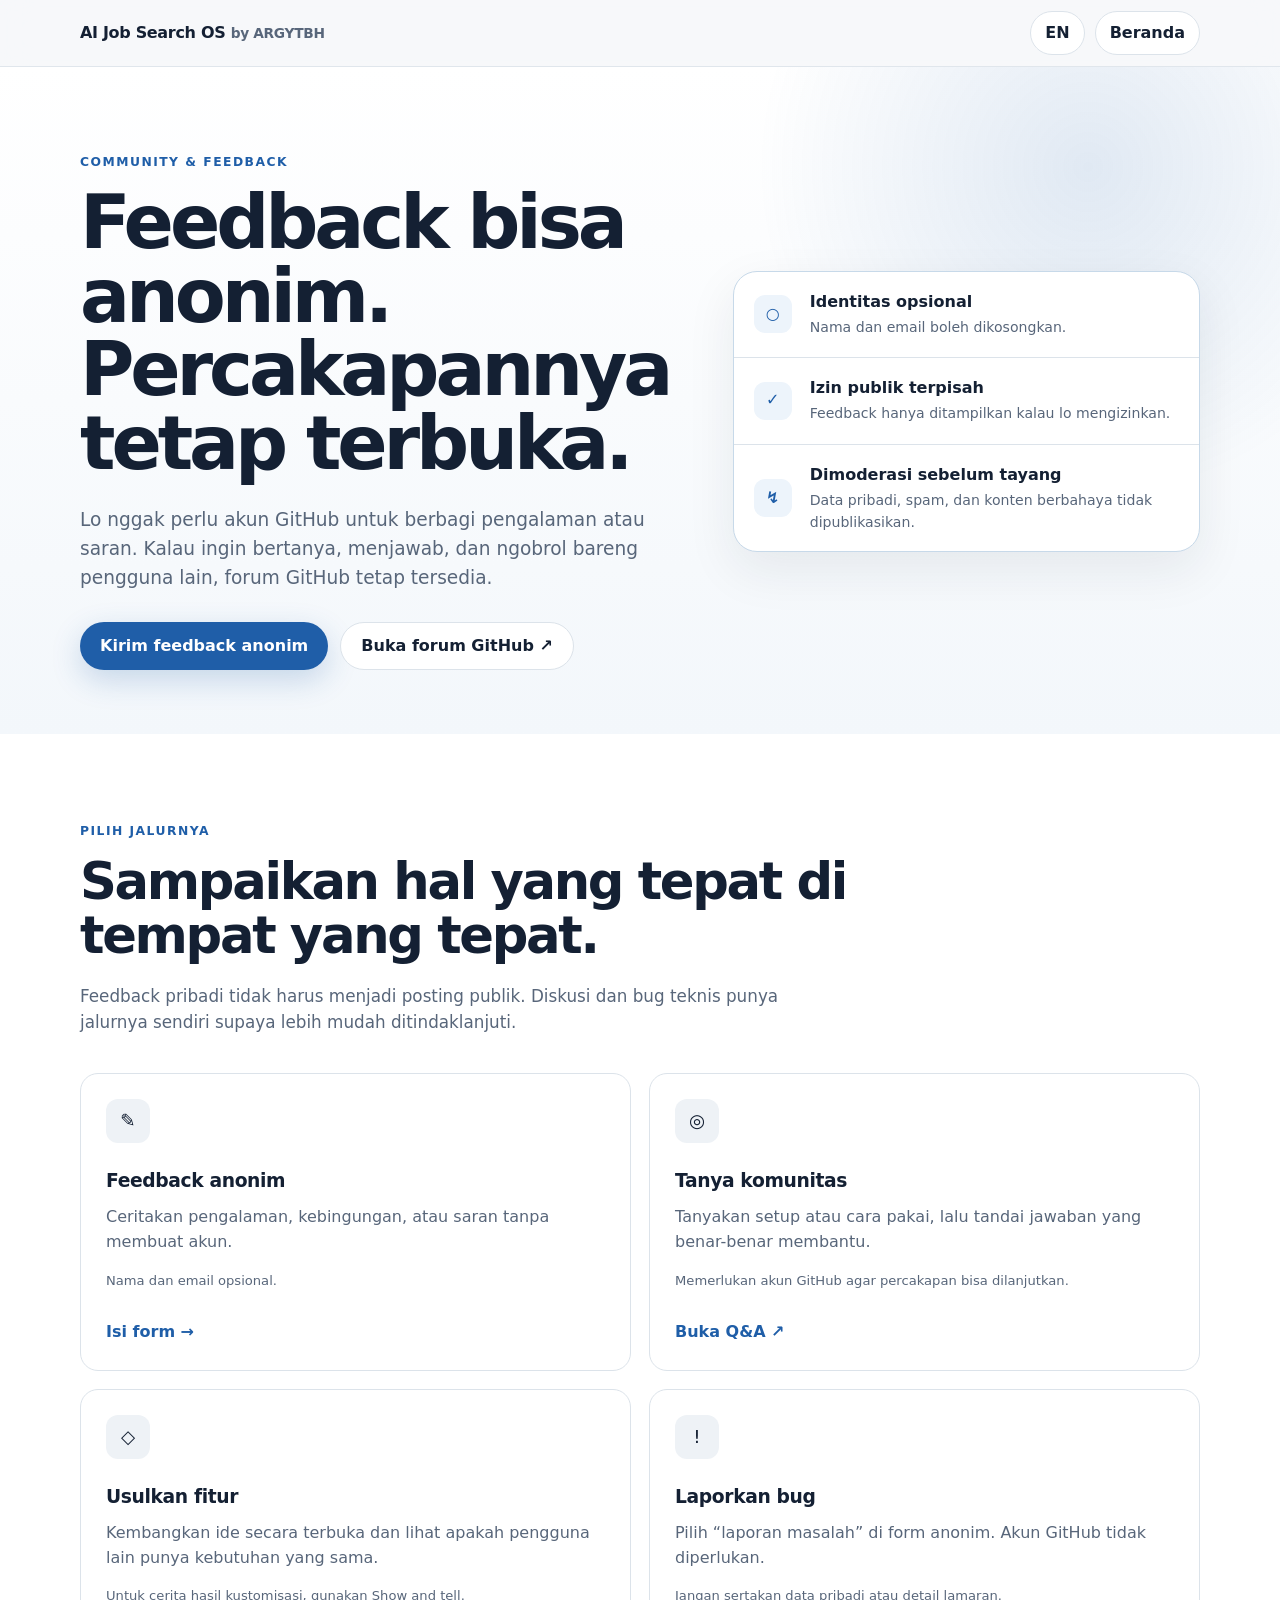
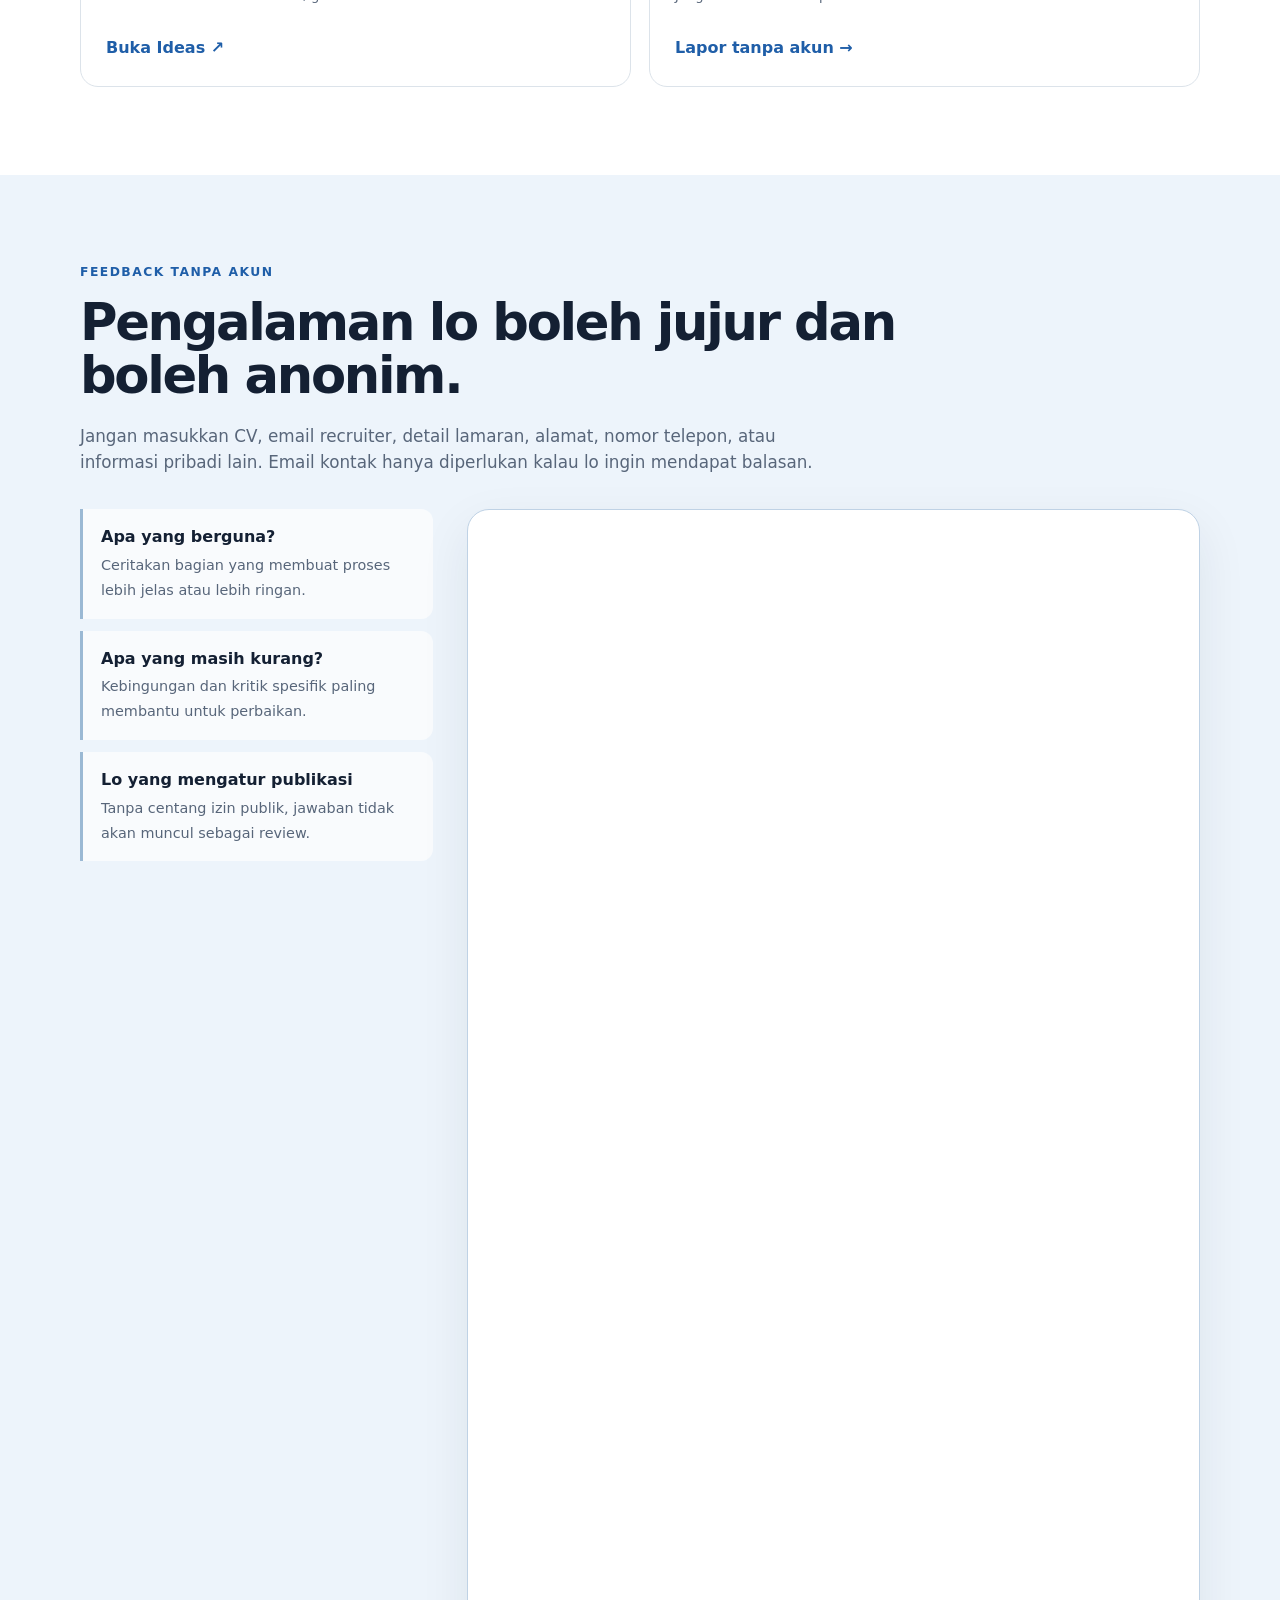
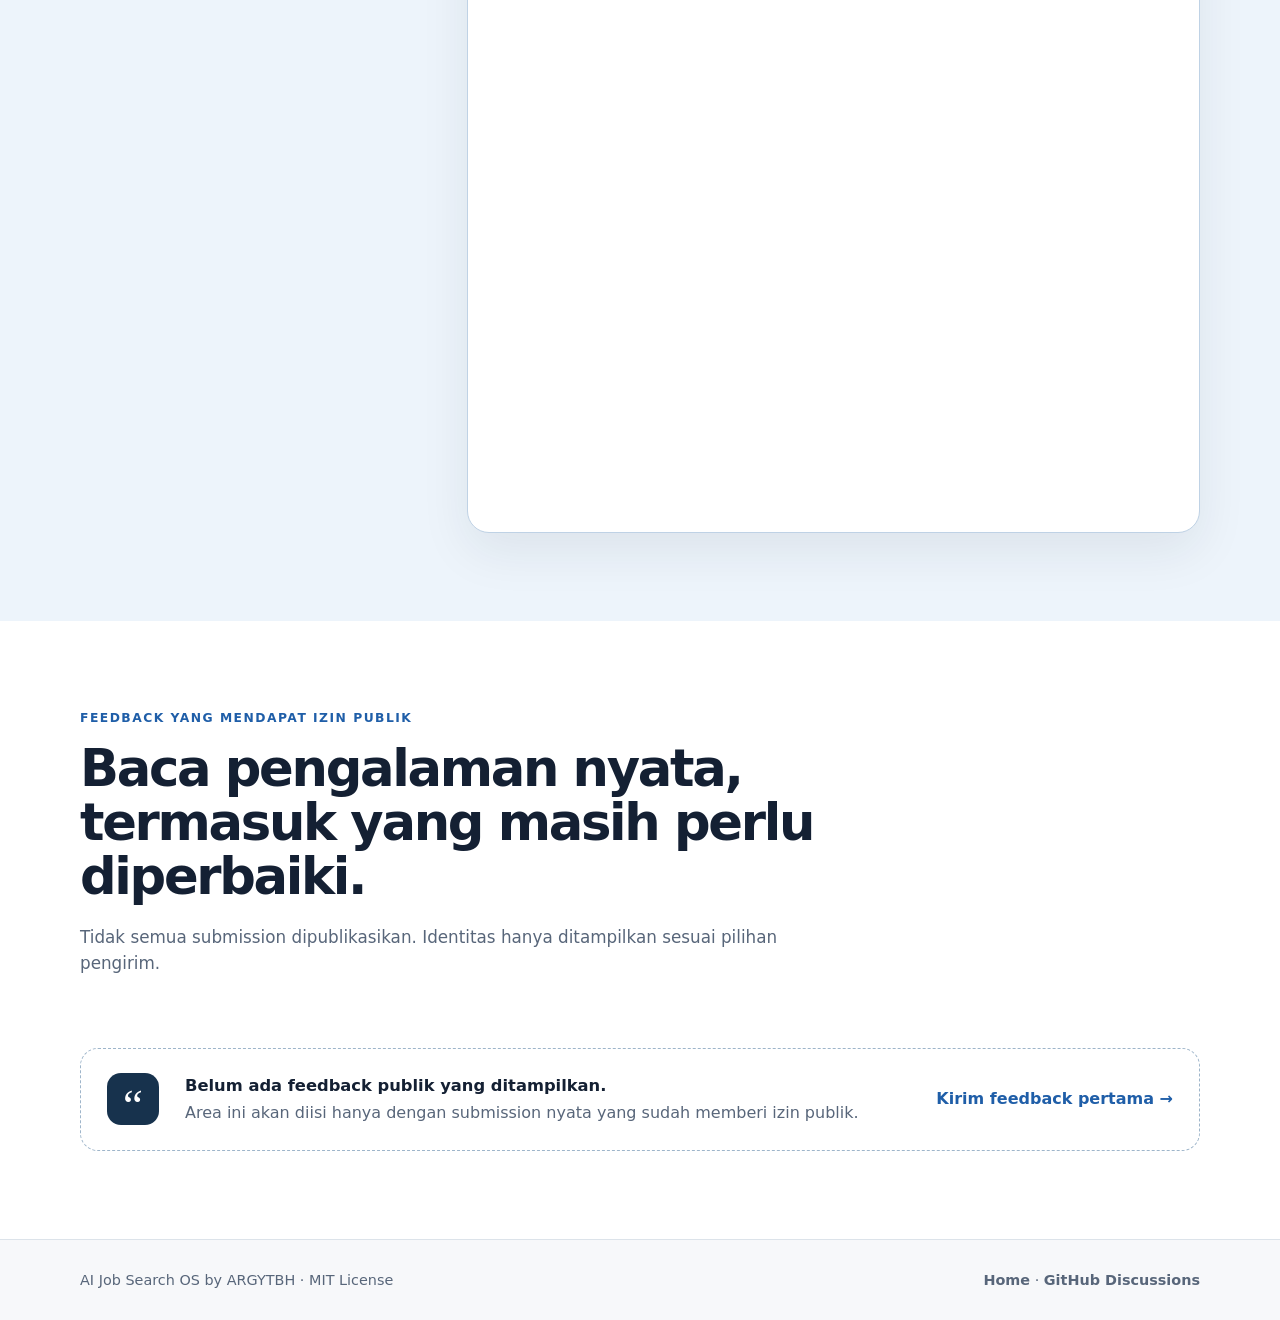
<file: docs/community/index.html>
<!doctype html>
<html lang="id">
<head>
  <meta charset="utf-8" />
  <meta name="viewport" content="width=device-width, initial-scale=1" />
  <meta name="description" content="Kirim feedback anonim, baca pengalaman pengguna, ikut diskusi, atau laporkan bug untuk AI Job Search OS." />
  <meta name="robots" content="index, follow" />
  <meta name="theme-color" content="#17324d" />
  <link rel="canonical" href="https://argytbh.github.io/ai-job-search-os/community/" />
  <meta property="og:type" content="website" />
  <meta property="og:title" content="Community &amp; Feedback | AI Job Search OS" />
  <meta property="og:description" content="Feedback boleh anonim. Diskusi komunitas tetap terbuka dan dapat ditelusuri di GitHub." />
  <meta property="og:url" content="https://argytbh.github.io/ai-job-search-os/community/" />
  <meta property="og:image" content="https://argytbh.github.io/ai-job-search-os/social-preview.png" />
  <title>Community &amp; Feedback | AI Job Search OS</title>
  <link rel="stylesheet" href="../style.css" />
  <link rel="stylesheet" href="community.css" />
  <script async src="https://tally.so/widgets/embed.js"></script>
</head>
<body class="community-page">
  <header class="nav">
    <div class="wrap nav-inner">
      <a class="brand" href="../">AI Job Search OS <span>by ARGYTBH</span></a>
      <div class="nav-actions">
        <button class="lang-btn" id="langToggle" type="button" aria-label="Switch language">EN</button>
        <a class="ghost" href="../"><span data-lang="id">Beranda</span><span data-lang="en" hidden>Home</span></a>
      </div>
    </div>
  </header>

  <main>
    <section class="community-hero">
      <div class="wrap community-hero-grid">
        <div>
          <div data-lang="id">
            <div class="eyebrow">Community &amp; feedback</div>
            <h1>Feedback bisa anonim. Percakapannya tetap terbuka.</h1>
            <p class="lead">Lo nggak perlu akun GitHub untuk berbagi pengalaman atau saran. Kalau ingin bertanya, menjawab, dan ngobrol bareng pengguna lain, forum GitHub tetap tersedia.</p>
          </div>
          <div data-lang="en" hidden>
            <div class="eyebrow">Community &amp; feedback</div>
            <h1>Feedback can be anonymous. Conversations stay open.</h1>
            <p class="lead">You do not need a GitHub account to share an experience or suggestion. For questions, answers, and conversations with other users, the GitHub forum remains available.</p>
          </div>
          <div class="cta-row">
            <a class="primary" href="#feedback"><span data-lang="id">Kirim feedback anonim</span><span data-lang="en" hidden>Send anonymous feedback</span></a>
            <a class="secondary discussion-link" href="https://github.com/argytbh/ai-job-search-os/discussions" target="_blank" rel="noreferrer"><span data-lang="id">Buka forum GitHub ↗</span><span data-lang="en" hidden>Open GitHub forum ↗</span></a>
          </div>
        </div>
        <aside class="community-promise" aria-label="Aturan privasi feedback">
          <div class="promise-row"><div class="promise-icon" aria-hidden="true">○</div><div><strong data-lang="id">Identitas opsional</strong><strong data-lang="en" hidden>Identity is optional</strong><span data-lang="id">Nama dan email boleh dikosongkan.</span><span data-lang="en" hidden>Name and email may be left blank.</span></div></div>
          <div class="promise-row"><div class="promise-icon" aria-hidden="true">✓</div><div><strong data-lang="id">Izin publik terpisah</strong><strong data-lang="en" hidden>Separate public consent</strong><span data-lang="id">Feedback hanya ditampilkan kalau lo mengizinkan.</span><span data-lang="en" hidden>Feedback is displayed only when you allow it.</span></div></div>
          <div class="promise-row"><div class="promise-icon" aria-hidden="true">↯</div><div><strong data-lang="id">Dimoderasi sebelum tayang</strong><strong data-lang="en" hidden>Moderated before display</strong><span data-lang="id">Data pribadi, spam, dan konten berbahaya tidak dipublikasikan.</span><span data-lang="en" hidden>Personal data, spam, and harmful content are not published.</span></div></div>
        </aside>
      </div>
    </section>

    <section class="section">
      <div class="wrap">
        <div data-lang="id"><div class="eyebrow">Pilih jalurnya</div><h2>Sampaikan hal yang tepat di tempat yang tepat.</h2><p class="body narrow">Feedback pribadi tidak harus menjadi posting publik. Diskusi dan bug teknis punya jalurnya sendiri supaya lebih mudah ditindaklanjuti.</p></div>
        <div data-lang="en" hidden><div class="eyebrow">Choose a path</div><h2>Share the right thing in the right place.</h2><p class="body narrow">Private feedback does not have to become a public post. Discussions and technical bugs have separate paths so they are easier to act on.</p></div>
        <div class="community-paths">
          <article class="community-path">
            <div class="community-path-icon" aria-hidden="true">✎</div>
            <h3 data-lang="id">Feedback anonim</h3><h3 data-lang="en" hidden>Anonymous feedback</h3>
            <p data-lang="id">Ceritakan pengalaman, kebingungan, atau saran tanpa membuat akun.</p><p data-lang="en" hidden>Share an experience, confusion, or suggestion without creating an account.</p>
            <p class="path-note" data-lang="id">Nama dan email opsional.</p><p class="path-note" data-lang="en" hidden>Name and email are optional.</p>
            <a href="#feedback"><span data-lang="id">Isi form →</span><span data-lang="en" hidden>Open form →</span></a>
          </article>
          <article class="community-path">
            <div class="community-path-icon" aria-hidden="true">◎</div>
            <h3 data-lang="id">Tanya komunitas</h3><h3 data-lang="en" hidden>Ask the community</h3>
            <p data-lang="id">Tanyakan setup atau cara pakai, lalu tandai jawaban yang benar-benar membantu.</p><p data-lang="en" hidden>Ask about setup or usage, then mark the answer that genuinely helped.</p>
            <p class="path-note" data-lang="id">Memerlukan akun GitHub agar percakapan bisa dilanjutkan.</p><p class="path-note" data-lang="en" hidden>A GitHub account is required so conversations can continue.</p>
            <a class="questions-link" href="https://github.com/argytbh/ai-job-search-os/discussions/categories/q-a" target="_blank" rel="noreferrer"><span data-lang="id">Buka Q&amp;A ↗</span><span data-lang="en" hidden>Open Q&amp;A ↗</span></a>
          </article>
          <article class="community-path">
            <div class="community-path-icon" aria-hidden="true">◇</div>
            <h3 data-lang="id">Usulkan fitur</h3><h3 data-lang="en" hidden>Suggest a feature</h3>
            <p data-lang="id">Kembangkan ide secara terbuka dan lihat apakah pengguna lain punya kebutuhan yang sama.</p><p data-lang="en" hidden>Develop an idea openly and see whether other users share the same need.</p>
            <p class="path-note" data-lang="id">Untuk cerita hasil kustomisasi, gunakan Show and tell.</p><p class="path-note" data-lang="en" hidden>Use Show and tell for customization stories.</p>
            <a class="ideas-link" href="https://github.com/argytbh/ai-job-search-os/discussions/categories/ideas" target="_blank" rel="noreferrer"><span data-lang="id">Buka Ideas ↗</span><span data-lang="en" hidden>Open Ideas ↗</span></a>
          </article>
          <article class="community-path">
            <div class="community-path-icon" aria-hidden="true">!</div>
            <h3 data-lang="id">Laporkan bug</h3><h3 data-lang="en" hidden>Report a bug</h3>
            <p data-lang="id">Pilih “laporan masalah” di form anonim. Akun GitHub tidak diperlukan.</p><p data-lang="en" hidden>Choose “problem report” in the anonymous form. A GitHub account is not required.</p>
            <p class="path-note" data-lang="id">Jangan sertakan data pribadi atau detail lamaran.</p><p class="path-note" data-lang="en" hidden>Do not include personal data or application details.</p>
            <a href="#feedback"><span data-lang="id">Lapor tanpa akun →</span><span data-lang="en" hidden>Report without an account →</span></a>
          </article>
        </div>
      </div>
    </section>

    <section class="section anonymous-form-section" id="feedback">
      <div class="wrap">
        <div data-lang="id"><div class="eyebrow">Feedback tanpa akun</div><h2 id="feedback-form-title">Pengalaman lo boleh jujur dan boleh anonim.</h2><p class="body narrow">Jangan masukkan CV, email recruiter, detail lamaran, alamat, nomor telepon, atau informasi pribadi lain. Email kontak hanya diperlukan kalau lo ingin mendapat balasan.</p></div>
        <div data-lang="en" hidden><div class="eyebrow">Account-free feedback</div><h2>Your experience can be honest and anonymous.</h2><p class="body narrow">Do not include a CV, recruiter email, application details, address, phone number, or other personal information. A contact email is needed only if you want a reply.</p></div>
        <div class="form-shell">
          <div class="form-guidance">
            <div class="form-guidance-item"><strong data-lang="id">Apa yang berguna?</strong><strong data-lang="en" hidden>What helped?</strong><span data-lang="id">Ceritakan bagian yang membuat proses lebih jelas atau lebih ringan.</span><span data-lang="en" hidden>Describe what made the process clearer or easier.</span></div>
            <div class="form-guidance-item"><strong data-lang="id">Apa yang masih kurang?</strong><strong data-lang="en" hidden>What is missing?</strong><span data-lang="id">Kebingungan dan kritik spesifik paling membantu untuk perbaikan.</span><span data-lang="en" hidden>Specific confusion and criticism are the most useful for improvements.</span></div>
            <div class="form-guidance-item"><strong data-lang="id">Lo yang mengatur publikasi</strong><strong data-lang="en" hidden>You control publication</strong><span data-lang="id">Tanpa centang izin publik, jawaban tidak akan muncul sebagai review.</span><span data-lang="en" hidden>Without public-display consent, the response will not appear as a review.</span></div>
          </div>
          <div class="form-embed" id="feedbackFormEmbed">
            <div class="form-unavailable" id="formUnavailable">
              <div class="form-unavailable-inner">
                <div class="form-unavailable-mark" aria-hidden="true">✎</div>
                <div data-lang="id"><h3>Form anonim sedang disambungkan.</h3><p>Struktur komunitasnya sudah siap. Form akan muncul di area ini setelah endpoint feedback diaktifkan.</p></div>
                <div data-lang="en" hidden><h3>The anonymous form is being connected.</h3><p>The community structure is ready. The form will appear here after the feedback endpoint is activated.</p></div>
              </div>
            </div>
          </div>
        </div>
      </div>
    </section>

    <section class="section public-feedback-section" id="public-feedback">
      <div class="wrap">
        <div data-lang="id"><div class="eyebrow">Feedback yang mendapat izin publik</div><h2 id="public-feedback-title">Baca pengalaman nyata, termasuk yang masih perlu diperbaiki.</h2><p class="body narrow">Tidak semua submission dipublikasikan. Identitas hanya ditampilkan sesuai pilihan pengirim.</p></div>
        <div data-lang="en" hidden><div class="eyebrow">Feedback approved for public display</div><h2>Read real experiences, including what still needs improvement.</h2><p class="body narrow">Not every submission is published. Identity is displayed only according to the sender's choice.</p></div>
        <div class="feedback-grid community-feedback-list" id="allFeedback" aria-live="polite"></div>
        <div class="feedback-empty" id="allFeedbackEmpty">
          <div class="feedback-empty-mark" aria-hidden="true">“</div>
          <div data-lang="id"><strong>Belum ada feedback publik yang ditampilkan.</strong><p>Area ini akan diisi hanya dengan submission nyata yang sudah memberi izin publik.</p></div>
          <div data-lang="en" hidden><strong>No public feedback has been featured yet.</strong><p>This area will contain only real submissions that granted permission for public display.</p></div>
          <a href="#feedback"><span data-lang="id">Kirim feedback pertama →</span><span data-lang="en" hidden>Send the first feedback →</span></a>
        </div>
      </div>
    </section>
  </main>

  <footer><div class="wrap footer-inner"><span>AI Job Search OS by ARGYTBH · MIT License</span><span><a href="../">Home</a> · <a class="discussion-link" href="https://github.com/argytbh/ai-job-search-os/discussions">GitHub Discussions</a></span></div></footer>

  <script src="config.js"></script>
  <script src="feedback.js"></script>
  <script>
    (function () {
      const toggle = document.getElementById('langToggle');
      let lang = 'id';
      function applyLanguage() {
        document.documentElement.lang = lang;
        document.querySelectorAll('[data-lang]').forEach(function (el) { el.hidden = el.getAttribute('data-lang') !== lang; });
        toggle.textContent = lang === 'id' ? 'EN' : 'ID';
      }
      toggle.addEventListener('click', function () { lang = lang === 'id' ? 'en' : 'id'; applyLanguage(); });

      const config = window.AI_JOB_SEARCH_COMMUNITY || {};
      if (typeof config.discussionsUrl === 'string' && /^https:\/\//.test(config.discussionsUrl)) {
        document.querySelectorAll('.discussion-link').forEach(function (link) { link.href = config.discussionsUrl; });
      }
      if (typeof config.questionsUrl === 'string' && /^https:\/\//.test(config.questionsUrl)) {
        document.querySelectorAll('.questions-link').forEach(function (link) { link.href = config.questionsUrl; });
      }
      if (typeof config.ideasUrl === 'string' && /^https:\/\//.test(config.ideasUrl)) {
        document.querySelectorAll('.ideas-link').forEach(function (link) { link.href = config.ideasUrl; });
      }
      if (typeof config.feedbackFormUrl === 'string' && /^https:\/\/tally\.so\//.test(config.feedbackFormUrl)) {
        const frame = document.createElement('iframe');
        frame.dataset.tallySrc = config.feedbackFormUrl;
        frame.title = 'Anonymous feedback form';
        frame.loading = 'lazy';
        frame.width = '100%';
        frame.height = '1622';
        frame.setAttribute('frameborder', '0');
        frame.setAttribute('marginheight', '0');
        frame.setAttribute('marginwidth', '0');
        frame.setAttribute('allow', 'clipboard-write');
        document.getElementById('feedbackFormEmbed').replaceChildren(frame);
        if (window.Tally && typeof window.Tally.loadEmbeds === 'function') window.Tally.loadEmbeds();
      }

      const feedbackItems = Array.isArray(window.AI_JOB_SEARCH_FEEDBACK) ? window.AI_JOB_SEARCH_FEEDBACK : [];
      const feedbackRoot = document.getElementById('allFeedback');
      feedbackItems.forEach(function (item) {
        const card = document.createElement('article');
        card.className = 'feedback-card';
        const quote = document.createElement('blockquote');
        quote.textContent = item.quote || '';
        const meta = document.createElement('div');
        meta.className = 'feedback-meta';
        const author = document.createElement('strong');
        author.textContent = item.author || 'Anonim';
        const context = document.createElement('span');
        context.textContent = item.context || '';
        meta.appendChild(author);
        if (context.textContent) meta.appendChild(context);
        card.appendChild(quote);
        card.appendChild(meta);
        if (typeof item.sourceUrl === 'string' && /^https:\/\//.test(item.sourceUrl)) {
          const source = document.createElement('a');
          source.href = item.sourceUrl;
          source.target = '_blank';
          source.rel = 'noreferrer';
          const sourceId = document.createElement('span');
          sourceId.setAttribute('data-lang', 'id');
          sourceId.textContent = 'Lihat sumber publik ↗';
          const sourceEn = document.createElement('span');
          sourceEn.setAttribute('data-lang', 'en');
          sourceEn.textContent = 'View public source ↗';
          source.appendChild(sourceId);
          source.appendChild(sourceEn);
          card.appendChild(source);
        }
        feedbackRoot.appendChild(card);
      });
      if (feedbackItems.length) document.getElementById('allFeedbackEmpty').hidden = true;
      applyLanguage();
    })();
  </script>
</body>
</html>
</file>
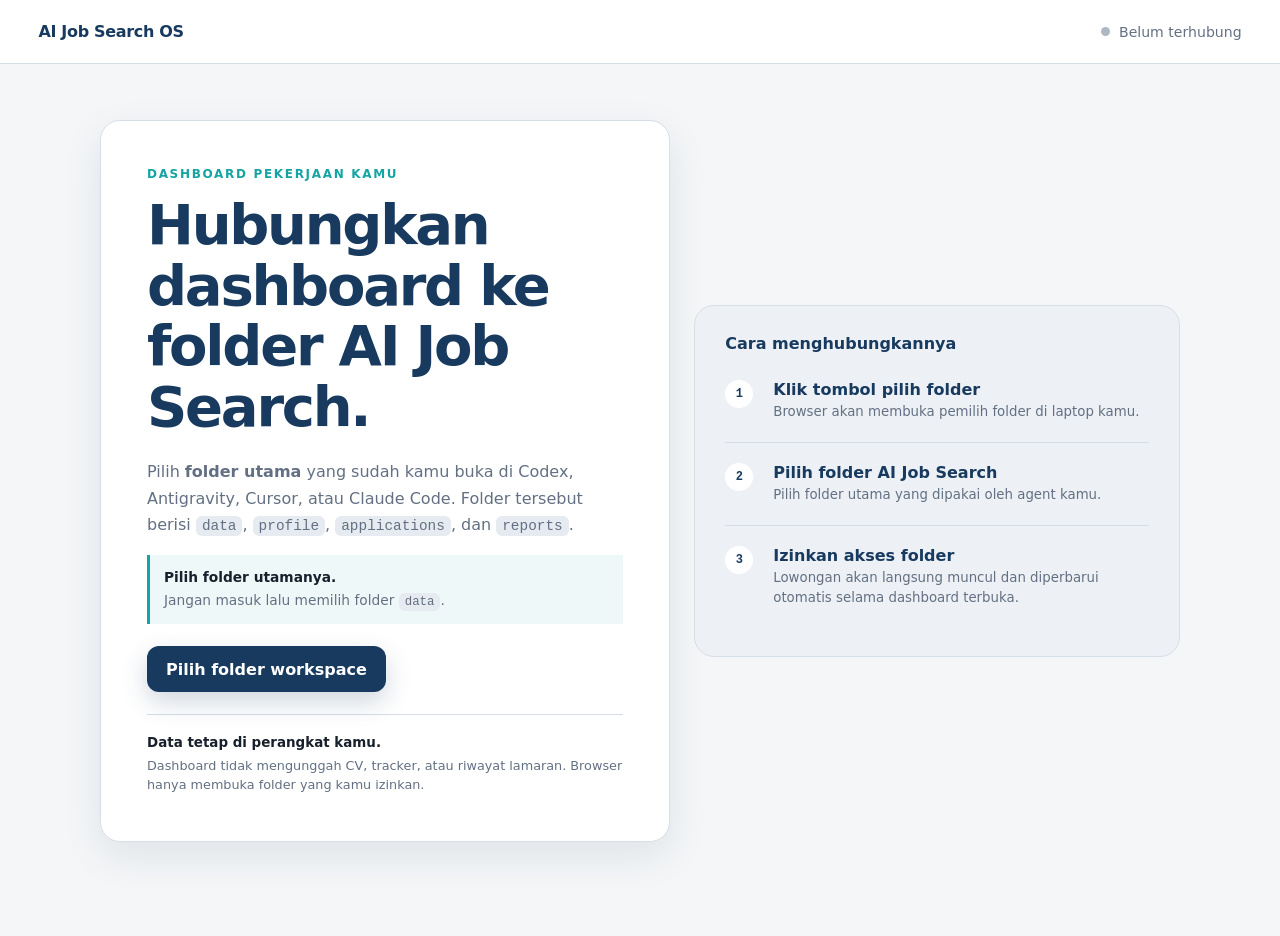
<file: docs/dashboard/index.html>
<!doctype html>
<html lang="id">
<head>
  <meta charset="utf-8">
  <meta name="viewport" content="width=device-width, initial-scale=1">
  <meta name="description" content="Dashboard lokal AI Job Search OS. Data dibaca dan ditulis langsung di Personal Workspace yang dipilih pengguna.">
  <meta http-equiv="Content-Security-Policy" content="default-src 'self'; script-src 'self'; style-src 'self'; img-src 'self' data:; connect-src 'none'; font-src 'self'; object-src 'none'; base-uri 'none'; frame-ancestors 'none'">
  <link rel="icon" href="data:,">
  <title>Job Desk — AI Job Search OS</title>
  <link rel="stylesheet" href="dashboard.css">
</head>
<body>
  <header class="topbar">
    <span class="wordmark">AI Job Search OS</span>
    <nav class="app-nav" id="appNav" aria-label="Menu dashboard" hidden>
      <button class="nav-button active" data-section="dashboard" type="button"><span>⌂</span>Dashboard</button>
      <button class="nav-button" data-section="analytics" type="button"><span>◫</span>Analytics</button>
      <button class="nav-button" data-section="tracker" type="button"><span>≡</span>Tracker</button>
      <button class="nav-button" data-section="logs" type="button"><span>↻</span>Logs</button>
    </nav>
    <div class="connection" aria-live="polite">
      <span class="pulse" id="pulse"></span>
      <span id="connectionLabel">Belum terhubung</span>
      <button class="text-button" id="disconnectButton" type="button" hidden>Pilih folder lain</button>
    </div>
  </header>

  <main>
    <section class="gate" id="gate">
      <div class="gate-copy">
        <p class="kicker">Dashboard pekerjaan kamu</p>
        <h1>Hubungkan dashboard ke folder AI Job Search.</h1>
        <p class="intro">Pilih <strong>folder utama</strong> yang sudah kamu buka di Codex, Antigravity, Cursor, atau Claude Code. Folder tersebut berisi <code>data</code>, <code>profile</code>, <code>applications</code>, dan <code>reports</code>.</p>
        <div class="folder-tip">
          <strong>Pilih folder utamanya.</strong>
          <span>Jangan masuk lalu memilih folder <code>data</code>.</span>
        </div>
        <button class="primary-button" id="connectButton" type="button">Pilih folder workspace</button>
        <div class="privacy-note">
          <strong>Data tetap di perangkat kamu.</strong>
          <span>Dashboard tidak mengunggah CV, tracker, atau riwayat lamaran. Browser hanya membuka folder yang kamu izinkan.</span>
        </div>
      </div>
      <aside class="gate-proof" aria-label="Langkah menghubungkan dashboard">
        <p class="aside-title">Cara menghubungkannya</p>
        <div><span>1</span><strong>Klik tombol pilih folder</strong><small>Browser akan membuka pemilih folder di laptop kamu.</small></div>
        <div><span>2</span><strong>Pilih folder AI Job Search</strong><small>Pilih folder utama yang dipakai oleh agent kamu.</small></div>
        <div><span>3</span><strong>Izinkan akses folder</strong><small>Lowongan akan langsung muncul dan diperbarui otomatis selama dashboard terbuka.</small></div>
      </aside>
    </section>

    <section class="unsupported" id="unsupported" hidden>
      <p class="kicker">Browser belum didukung</p>
      <h1>Dashboard belum bisa dibuka di browser ini.</h1>
      <p>Salin alamat halaman ini, lalu buka menggunakan Chrome atau Edge terbaru di laptop atau PC kamu.</p>
    </section>

    <section class="cloud-mode" id="cloudMode" hidden>
      <p class="kicker">Tracker Google Sheets</p>
      <h1>Tracker kamu tersimpan di Google Sheets.</h1>
      <p>Workspace ini memakai Google Sheets sebagai data utama. Buka Sheet yang sudah diverifikasi agar kamu selalu melihat data terbaru.</p>
      <a class="primary-button button-link" id="googleSheetLink" target="_blank" rel="noreferrer">Buka Google Sheets ↗</a>
      <small>Folder lokal tetap menyimpan profil dan dokumen lamaran. Dashboard JSON tidak mengedit salinan lokal agar data kamu tidak bercabang.</small>
    </section>

    <section class="workspace" id="workspace" hidden>
      <section class="app-panel" id="dashboardPanel" data-section-panel="dashboard">
        <div class="workspace-head">
          <div>
            <p class="kicker" id="workspaceName">Personal Workspace</p>
            <h1>Dashboard</h1>
            <p class="page-description">Ringkasan proses lamaran dan posisi setiap lowongan.</p>
          </div>
          <div class="sync-box">
            <span>Terakhir diperiksa</span>
            <strong id="lastSync">—</strong>
            <small id="syncDetail">Menunggu data tracker</small>
          </div>
        </div>
        <div class="ledger" id="ledger" aria-label="Ringkasan pipeline"></div>
        <div class="section-heading">
          <div><h2>Kanban lamaran</h2><p>Ubah status langsung dari setiap kartu.</p></div>
          <button class="secondary-button" id="refreshButton" type="button">Periksa sekarang</button>
        </div>
        <div class="notice" id="notice" role="status" hidden></div>
        <div class="board" id="board" aria-label="Kanban job tracker"></div>
        <div class="empty-state" id="emptyState" hidden>
          <strong>Belum ada lowongan.</strong>
          <span>Minta agent mencari lowongan. Hasilnya akan muncul otomatis di halaman ini.</span>
        </div>
      </section>

      <section class="app-panel" id="analyticsPanel" data-section-panel="analytics" hidden>
        <div class="page-head"><p class="kicker">Analisis tracker</p><h1>Analytics</h1><p class="page-description">Pahami komposisi pencarian kerja dari data yang sudah tercatat.</p></div>
        <div class="analytics-metrics" id="analyticsMetrics"></div>
        <div class="sample-note" id="analyticsSampleNote"></div>
        <div class="analytics-grid">
          <article class="chart-card"><h2>Fase pipeline</h2><p>Proporsi lowongan dari tahap review sampai selesai.</p><div class="donut-chart" id="statusChart"></div></article>
          <article class="chart-card"><h2>Sistem kerja</h2><p>Komposisi remote, hybrid, onsite, dan kategori lain.</p><div class="donut-chart" id="workChart"></div></article>
          <article class="chart-card"><h2>Klasifikasi posisi</h2><p>Kelompok role yang dicatat oleh agent.</p><div class="bar-chart" id="roleChart"></div></article>
          <article class="chart-card"><h2>Industri perusahaan</h2><p>Industri berdasarkan informasi lowongan atau perusahaan.</p><div class="bar-chart" id="industryChart"></div></article>
          <article class="chart-card"><h2>Lokasi</h2><p>Lokasi yang paling sering muncul.</p><div class="bar-chart" id="locationChart"></div></article>
          <article class="chart-card"><h2>Sumber lowongan</h2><p>Situs tempat lowongan ditemukan.</p><div class="bar-chart" id="sourceChart"></div></article>
          <article class="chart-card"><h2>Umur lowongan aktif</h2><p>Lama waktu sejak ditemukan; membantu melihat lowongan yang mulai tertunda.</p><div class="bar-chart" id="ageChart"></div></article>
        </div>
        <p class="analytics-note">Dashboard tidak menebak klasifikasi. Data yang belum dicatat oleh agent ditampilkan sebagai “Belum diklasifikasikan”.</p>
      </section>

      <section class="app-panel" id="trackerPanel" data-section-panel="tracker" hidden>
        <div class="page-head page-head-action"><div><p class="kicker">Semua lowongan</p><h1>Tracker</h1><p class="page-description">Cari, bandingkan, atau perbarui lowongan dari satu tabel.</p></div><div class="page-actions"><button class="secondary-button" id="exportCsvButton" type="button">Export CSV</button><button class="primary-button" id="addJobButton" type="button">+ Tambah lowongan</button></div></div>
        <div class="toolbar">
          <label class="search-field"><span class="sr-only">Cari lowongan</span><input id="searchInput" type="search" placeholder="Cari perusahaan, posisi, atau lokasi…" autocomplete="off"></label>
          <label class="filter-field"><span>Tampilkan</span><select id="statusFilter"><option value="all">Semua lowongan</option><option value="active">Masih aktif</option><option value="closed">Sudah selesai</option></select></label>
        </div>
        <div class="table-summary" id="tableSummary"></div>
        <div class="table-view" id="tableView">
          <table><thead><tr><th>Perusahaan</th><th>Posisi</th><th>Status</th><th>Lokasi</th><th>Ditemukan</th><th>Dilamar</th><th>Interview</th><th>Recruiter</th><th>Lowongan</th><th></th></tr></thead><tbody id="jobTableBody"></tbody></table>
        </div>
      </section>

      <section class="app-panel" id="logsPanel" data-section-panel="logs" hidden>
        <div class="page-head"><p class="kicker">Riwayat aktivitas</p><h1>Logs</h1><p class="page-description">Catatan perubahan dan milestone yang dibuat user maupun agent.</p></div>
        <label class="log-search"><span class="sr-only">Cari logs</span><input id="logSearch" type="search" placeholder="Cari aktivitas atau Job ID…" autocomplete="off"></label>
        <div class="log-list" id="logList"></div>
      </section>
    </section>
  </main>

  <dialog class="job-dialog" id="jobDialog">
    <form id="jobForm">
      <div class="dialog-head"><div><p class="kicker">Tracker</p><h2 id="jobDialogTitle">Tambah lowongan</h2></div><button class="icon-button" id="closeJobDialog" type="button" aria-label="Tutup">×</button></div>
      <input id="jobId" type="hidden">
      <div class="form-grid">
        <label><span>Perusahaan *</span><input id="jobCompany" required autocomplete="organization"></label>
        <label><span>Posisi *</span><input id="jobRole" required></label>
        <label><span>Status</span><select id="jobStatus"></select></label>
        <label><span>Lokasi</span><input id="jobLocation" placeholder="Contoh: Jakarta atau Remote"></label>
        <label class="form-wide"><span>Link lowongan</span><input id="jobUrl" type="url" placeholder="https://..."></label>
        <label><span>Ditemukan</span><input id="jobDiscovered" type="date"></label>
        <label><span>Dilamar</span><input id="jobApplied" type="date"></label>
        <label><span>Jadwal interview</span><input id="jobInterview" type="datetime-local"></label>
        <label><span>Nama recruiter</span><input id="recruiterName" placeholder="Opsional"></label>
        <label class="form-wide"><span>LinkedIn recruiter</span><input id="recruiterUrl" type="url" placeholder="https://linkedin.com/in/..."></label>
        <label class="form-wide"><span>Langkah berikutnya</span><input id="jobNextAction" placeholder="Contoh: Follow up Jumat"></label>
      </div>
      <details class="analytics-details">
        <summary>Detail untuk Analytics (opsional)</summary>
        <div class="form-grid">
          <label><span>Klasifikasi posisi</span><input id="jobRoleCategory" placeholder="Contoh: Business Intelligence"></label>
          <label><span>Industri</span><input id="jobIndustry" placeholder="Contoh: Financial Services"></label>
          <label><span>Sistem kerja</span><input id="jobWorkArrangement" placeholder="Remote, Hybrid, atau Onsite"></label>
          <label><span>Jenis pekerjaan</span><input id="jobEmploymentType" placeholder="Full-time, Contract, atau lainnya"></label>
        </div>
      </details>
      <div class="form-error" id="jobFormError" role="alert" hidden></div>
      <div class="dialog-actions"><button class="secondary-button" id="cancelJobButton" type="button">Batal</button><button class="primary-button" id="saveJobButton" type="submit">Simpan lowongan</button></div>
    </form>
  </dialog>

  <div class="toast" id="toast" role="status" aria-live="polite" hidden></div>
  <script src="dashboard.js"></script>
</body>
</html>
</file>
<file: docs/style.css>
*{box-sizing:border-box}:root{--bg:#f7f8fa;--surface:#fff;--surface-soft:#eef2f6;--ink:#142033;--muted:#58667a;--line:#dce3ea;--accent:#1f5ea8;--accent-dark:#173f70;--human:#17324d;--human-soft:#f4f7fa;--ai-soft:#edf4fb;--radius:18px;--shadow:0 18px 50px rgba(20,32,51,.08)}html{scroll-behavior:smooth}body{margin:0;color:var(--ink);background:var(--bg);font-family:Inter,ui-sans-serif,system-ui,-apple-system,BlinkMacSystemFont,"Segoe UI",sans-serif;line-height:1.55}a{color:inherit}.wrap{width:min(1120px,calc(100% - 40px));margin:0 auto}.nav{position:sticky;top:0;z-index:30;backdrop-filter:blur(16px);background:rgba(247,248,250,.9);border-bottom:1px solid rgba(220,227,234,.85)}.nav-inner{min-height:66px;display:flex;align-items:center;justify-content:space-between;gap:18px}.brand{font-weight:800;text-decoration:none;letter-spacing:-.02em}.brand span{font-weight:550;color:var(--muted);font-size:.86em}.nav-actions{display:flex;gap:10px;align-items:center}.lang-btn,.ghost{appearance:none;border:1px solid var(--line);background:var(--surface);color:var(--ink);border-radius:999px;padding:9px 14px;font:inherit;font-weight:700;text-decoration:none;cursor:pointer}.hero{padding:92px 0 72px;background:radial-gradient(circle at 80% 20%,rgba(31,94,168,.12),transparent 28%),linear-gradient(180deg,#fff 0%,#f7f8fa 100%)}.hero-grid{display:grid;grid-template-columns:1.18fr .82fr;gap:72px;align-items:center}.eyebrow{color:var(--accent);text-transform:uppercase;font-weight:800;letter-spacing:.12em;font-size:.77rem;margin-bottom:14px}h1,h2,h3,p{margin-top:0}h1{font-size:clamp(2.7rem,6vw,5.2rem);line-height:.99;letter-spacing:-.055em;margin-bottom:26px}h2{font-size:clamp(2rem,4vw,3.2rem);line-height:1.05;letter-spacing:-.045em;max-width:820px;margin-bottom:20px}h3{margin-bottom:10px;letter-spacing:-.02em}.lead{max-width:720px;color:var(--muted);font-size:1.16rem}.body{color:var(--muted);font-size:1.05rem}.narrow{max-width:760px}.cta-row{display:flex;flex-wrap:wrap;gap:12px;margin-top:30px}.cta-row.centered{justify-content:center}.primary,.secondary{display:inline-flex;align-items:center;justify-content:center;min-height:48px;padding:0 20px;border-radius:999px;font-weight:800;text-decoration:none}.primary{color:#fff;background:var(--accent);box-shadow:0 10px 30px rgba(31,94,168,.22)}.primary:hover{background:var(--accent-dark)}.secondary{background:var(--surface);border:1px solid var(--line)}.trust-row{display:flex;flex-wrap:wrap;gap:8px;margin-top:24px}.trust-row span{padding:7px 10px;border-radius:999px;background:#edf3f9;color:#35516e;font-size:.84rem;font-weight:700}.flow-card{background:var(--surface);border:1px solid var(--line);border-radius:28px;padding:26px;box-shadow:var(--shadow)}.flow-title{font-weight:800;margin-bottom:18px}.flow{display:flex;flex-direction:column}.node{border:1px solid var(--line);background:var(--surface-soft);padding:16px 18px;border-radius:14px;font-weight:800;text-align:center}.node.human{background:var(--human);color:#fff}.arrow{text-align:center;font-weight:900;padding:7px 0;color:var(--accent)}.section{padding:88px 0;background:var(--surface)}.section.muted{background:var(--surface-soft)}.steps{display:grid;grid-template-columns:repeat(3,1fr);gap:18px;margin-top:40px}.card{border:1px solid var(--line);border-radius:var(--radius);padding:24px;background:#fff}.card p{color:var(--muted);margin-bottom:0}.step-num{width:36px;height:36px;display:grid;place-items:center;border-radius:10px;margin-bottom:24px;background:var(--accent);color:#fff;font-weight:900}code{font-family:"SFMono-Regular",Consolas,"Liberation Mono",monospace}.workflow-section{background:#f8fafc}.lane-legend{display:flex;justify-content:flex-end;gap:10px;margin:34px 0 14px}.lane-legend span{padding:7px 12px;border-radius:999px;font-size:.76rem;font-weight:900;letter-spacing:.04em}.legend-human{background:var(--human);color:#fff}.legend-ai{background:#dfeefa;color:#244b72}.process{display:grid;gap:14px}.process-row{display:grid;grid-template-columns:50px 150px minmax(0,1fr) 34px minmax(0,1fr);gap:14px;align-items:stretch;border:1px solid var(--line);background:#fff;border-radius:18px;padding:15px}.process-row.human-checkpoint{border-color:#aab9c9;background:#fbfcfd}.process-num{display:grid;place-items:center;align-self:start;width:42px;height:42px;background:#142033;color:#fff;border-radius:12px;font-weight:900}.process-stage{display:flex;flex-direction:column;justify-content:center;min-width:0}.process-stage strong{font-size:.92rem}.process-stage span{color:var(--muted);font-size:.76rem;margin-top:4px}.lane{min-width:0;border-radius:13px;padding:16px 17px}.lane strong{display:block;margin-bottom:6px}.lane p{font-size:.88rem;color:var(--muted);margin:0}.human-lane{background:var(--human-soft);border:1px solid #d9e0e8}.ai-lane{background:var(--ai-soft);border:1px solid #cbdff1}.connector{display:grid;place-items:center;font-size:1.35rem;font-weight:900;color:var(--accent)}.loop-back{margin-top:18px;border:1px dashed #9db2c9;background:#edf4fb;border-radius:14px;padding:16px 18px;color:#38536f}.two-col{display:grid;grid-template-columns:1fr 1fr;gap:60px;align-items:start}.commands{display:grid;gap:9px;margin-top:28px}.commands code{display:block;border:1px solid var(--line);background:#fff;border-radius:12px;padding:13px 15px;color:#223651;overflow-wrap:anywhere}.feature-list{display:grid;gap:12px}.feature{display:grid;gap:5px;padding:18px 20px;border-radius:14px;background:rgba(255,255,255,.72);border:1px solid rgba(220,227,234,.9)}.feature span{color:var(--muted)}.preview{display:block;width:100%;max-width:980px;margin:38px auto 0;border-radius:18px;border:1px solid var(--line);box-shadow:var(--shadow);background:#fff}.small-links{display:flex;gap:8px;justify-content:center;margin-top:20px;color:var(--accent);font-weight:700}.security{background:#12243a;color:#fff}.security .eyebrow{color:#9bc6f7}.security .body{color:#cbd6e2}.security-grid{display:grid;grid-template-columns:repeat(3,1fr);gap:14px;margin-top:38px}.security-item{display:grid;gap:7px;border:1px solid rgba(255,255,255,.12);background:rgba(255,255,255,.05);padding:20px;border-radius:14px}.security-item span{color:#cbd6e2}.final-cta{text-align:center;background:#fff}.final-cta h2,.final-cta .body{margin-left:auto;margin-right:auto}footer{border-top:1px solid var(--line);background:#f7f8fa;color:var(--muted)}.footer-inner{min-height:80px;display:flex;justify-content:space-between;align-items:center;gap:20px;font-size:.9rem}[hidden]{display:none!important}@media(max-width:920px){.process-row{grid-template-columns:42px 1fr}.process-stage{grid-column:2}.lane{grid-column:1 / -1}.connector{grid-column:1 / -1;height:16px;transform:rotate(90deg)}.lane-legend{justify-content:flex-start}}@media(max-width:820px){.hero{padding-top:70px}.hero-grid,.two-col,.steps,.security-grid{grid-template-columns:1fr}.hero-grid{gap:40px}h1{font-size:clamp(2.5rem,12vw,4rem)}.section{padding:64px 0}.footer-inner{padding:24px 0;align-items:flex-start;flex-direction:column;gap:8px}.brand span{display:block;font-size:.72rem}}
/* Structured setup guide */
.quick-guide{background:#f8fafc}.howto-grid{display:grid;grid-template-columns:minmax(230px,.72fr) minmax(0,1.55fr);gap:34px;align-items:start;margin-top:38px}.requirements{position:sticky;top:92px;border:1px solid #bfd2e5;background:#edf4fb;border-radius:var(--radius);padding:24px}.requirements>strong{display:block;font-size:1.05rem;margin-bottom:12px}.requirements ul{margin:0 0 18px;padding-left:20px}.requirements li+li{margin-top:7px}.requirements p{margin:0;color:var(--muted);font-size:.92rem}.howto-list{counter-reset:guide;list-style:none;margin:0;padding:0;display:grid;gap:0}.howto-list li{counter-increment:guide;display:grid;grid-template-columns:48px minmax(0,1fr);gap:16px;padding:0 0 24px;position:relative}.howto-list li:not(:last-child):before{content:"";position:absolute;left:23px;top:46px;bottom:2px;width:1px;background:#b8c9da}.howto-list li:after{content:counter(guide);width:46px;height:46px;display:grid;place-items:center;border-radius:50%;background:var(--human);color:#fff;font-weight:900;grid-column:1;grid-row:1}.howto-list li>div{grid-column:2;grid-row:1;border-bottom:1px solid var(--line);padding:2px 0 22px}.howto-list li:last-child>div{border-bottom:0}.howto-list strong{font-size:1.02rem}.howto-list p{color:var(--muted);margin:5px 0 0}.howto-list a{color:var(--accent);font-weight:800}.guide-callout{margin-top:8px;border-left:4px solid var(--accent);background:#fff;border-radius:0 14px 14px 0;padding:18px 20px;color:#38536f}@media(max-width:820px){.howto-grid{grid-template-columns:1fr;gap:28px}.requirements{position:static}}

/* Friendly bridge from ordinary AI chat to a folder-capable agent */
.starter-cta{flex-direction:column;gap:1px;min-height:58px;padding:9px 24px;line-height:1.2}.starter-cta small{font-size:.7rem;font-weight:650;letter-spacing:.02em;opacity:.78}.agent-bridge{background:#edf4fb}.bridge-grid{display:grid;grid-template-columns:minmax(0,1fr) 110px minmax(0,1fr);gap:20px;align-items:stretch;margin-top:38px}.bridge-card{padding:26px;border:1px solid #bfd2e5;border-radius:22px;background:#fff}.bridge-card h3{font-size:1.35rem;margin:8px 0}.bridge-card p{margin:0;color:var(--muted)}.bridge-role{display:inline-block;color:var(--accent);font-size:.78rem;font-weight:850;letter-spacing:.08em;text-transform:uppercase}.agent-card{background:var(--human);border-color:var(--human);color:#fff}.agent-card .bridge-role{color:#9bc6f7}.agent-card p{color:#d8e2ec}.bridge-arrow{display:flex;flex-direction:column;align-items:center;justify-content:center;gap:2px;color:var(--accent);font-weight:900}.bridge-arrow span{font-size:2rem}.bridge-arrow small{font-size:.74rem;text-align:center;text-transform:uppercase;letter-spacing:.06em}.multi-agent-note{display:grid;grid-template-columns:46px minmax(0,1fr);gap:16px;align-items:start;margin-top:20px;padding:20px 22px;border:1px solid #bfd2e5;border-radius:16px;background:rgba(255,255,255,.75)}.multi-agent-icon{width:42px;height:42px;display:grid;place-items:center;border-radius:12px;background:var(--accent);color:#fff;font-size:1.25rem;font-weight:900}.multi-agent-note strong{display:block;margin-bottom:4px}.multi-agent-note p{margin:0;color:var(--muted)}@media(max-width:820px){.bridge-grid{grid-template-columns:1fr;gap:12px}.bridge-arrow{min-height:54px}.bridge-arrow span{transform:rotate(90deg)}.multi-agent-note{grid-template-columns:1fr}.multi-agent-icon{margin-bottom:2px}}

/* Editable dashboard and maker note */
.customize-section{background:#edf4fb}.customize-grid{display:grid;grid-template-columns:minmax(0,1.18fr) minmax(320px,.82fr);gap:54px;align-items:center}.custom-boundary{display:grid;gap:7px;margin-top:26px;padding:18px 20px;border-left:4px solid var(--accent);background:rgba(255,255,255,.78);border-radius:0 14px 14px 0}.custom-boundary span{color:var(--muted)}.custom-prompts{display:grid;gap:10px;padding:24px;border:1px solid #bfd2e5;border-radius:22px;background:#fff;box-shadow:var(--shadow)}.custom-prompts .prompt-label{font-weight:850;margin-bottom:4px}.custom-prompts code{display:block;padding:13px 14px;border-radius:12px;background:#f4f7fa;color:#223651;line-height:1.45;overflow-wrap:anywhere}.custom-prompts p{margin:6px 0 0;color:var(--muted);font-size:.9rem}.maker-note{max-width:900px;margin:0 auto}.maker-signature{margin:24px 0 0;color:var(--accent);font-weight:850;letter-spacing:.02em}@media(max-width:820px){.customize-grid{grid-template-columns:1fr;gap:34px}}
</file>
<file: docs/community/community.css>
/* Open community feedback */
.hero-feedback-link{gap:9px}.community-proof{background:#f3f7fb;border-top:1px solid #d5e1ec;border-bottom:1px solid #d5e1ec}.community-proof-head{display:grid;grid-template-columns:minmax(0,1fr) auto;gap:36px;align-items:end}.community-proof-actions{display:flex;flex-wrap:wrap;justify-content:flex-end;gap:10px;margin-bottom:4px}.feedback-grid{display:grid;grid-template-columns:repeat(3,1fr);gap:16px;margin-top:38px}.feedback-card{position:relative;display:flex;flex-direction:column;min-height:230px;padding:28px 24px 22px;border:1px solid #c8d8e7;border-radius:var(--radius);background:#fff;box-shadow:0 14px 36px rgba(20,32,51,.06)}.feedback-card:before{content:"“";position:absolute;top:8px;right:18px;color:#d5e5f4;font-family:Georgia,serif;font-size:4.8rem;line-height:1}.feedback-card blockquote{position:relative;margin:0 0 26px;color:#24364d;font-size:1.04rem;font-weight:650;line-height:1.6}.feedback-meta{display:grid;gap:2px;margin-top:auto}.feedback-meta span{color:var(--muted);font-size:.84rem}.feedback-card>a{margin-top:15px;color:var(--accent);font-size:.84rem;font-weight:800;text-decoration:none}.feedback-card>a:hover{text-decoration:underline}.feedback-empty{display:grid;grid-template-columns:58px minmax(0,1fr) auto;gap:20px;align-items:center;margin-top:38px;padding:24px 26px;border:1px dashed #9eb5ca;border-radius:var(--radius);background:rgba(255,255,255,.74)}.feedback-empty-mark{width:52px;height:52px;display:grid;place-items:center;border-radius:14px;background:var(--human);color:#fff;font-family:Georgia,serif;font-size:2.8rem;line-height:1;padding-top:10px}.feedback-empty strong{display:block;font-size:1.02rem}.feedback-empty p{margin:3px 0 0;color:var(--muted)}.feedback-empty>a{color:var(--accent);font-weight:850;text-decoration:none;white-space:nowrap}.feedback-empty>a:hover{text-decoration:underline}.feedback-policy{margin:18px 0 0;color:var(--muted);font-size:.82rem;text-align:center}.community-nav{color:var(--accent)}footer a{font-weight:750;text-decoration:none}footer a:hover{text-decoration:underline}

/* Community page */
.community-page{min-height:100vh}.community-hero{padding:86px 0 64px;background:radial-gradient(circle at 85% 15%,rgba(31,94,168,.13),transparent 27%),linear-gradient(180deg,#fff 0%,#f3f7fb 100%)}.community-hero-grid{display:grid;grid-template-columns:minmax(0,1.12fr) minmax(320px,.88fr);gap:58px;align-items:center}.community-hero h1{font-size:clamp(2.65rem,5.8vw,4.9rem)}.community-promise{display:grid;gap:1px;border:1px solid #c7d9e9;border-radius:24px;background:#fff;box-shadow:var(--shadow);overflow:hidden}.promise-row{display:grid;grid-template-columns:42px minmax(0,1fr);gap:14px;align-items:center;padding:18px 20px}.promise-row+.promise-row{border-top:1px solid var(--line)}.promise-icon{width:38px;height:38px;display:grid;place-items:center;border-radius:11px;background:#edf4fb;color:var(--accent);font-weight:900}.promise-row strong{display:block}.promise-row span{display:block;color:var(--muted);font-size:.88rem;margin-top:2px}.community-paths{display:grid;grid-template-columns:repeat(2,1fr);gap:18px;margin-top:38px}.community-path{display:flex;flex-direction:column;min-height:260px;padding:25px;border:1px solid var(--line);border-radius:var(--radius);background:#fff}.community-path-icon{width:44px;height:44px;display:grid;place-items:center;border-radius:12px;background:var(--surface-soft);font-size:1.15rem;margin-bottom:23px}.community-path p{color:var(--muted)}.community-path .path-note{margin-top:auto;font-size:.82rem}.community-path>a{align-self:flex-start;margin-top:16px;color:var(--accent);font-weight:850;text-decoration:none}.community-path>a:hover{text-decoration:underline}.anonymous-form-section{background:#edf4fb}.form-shell{display:grid;grid-template-columns:minmax(260px,.65fr) minmax(0,1.35fr);gap:34px;align-items:start;margin-top:34px}.form-guidance{display:grid;gap:12px}.form-guidance-item{padding:16px 18px;border-left:3px solid #9bb9d4;background:rgba(255,255,255,.66);border-radius:0 12px 12px 0}.form-guidance-item strong{display:block;margin-bottom:3px}.form-guidance-item span{color:var(--muted);font-size:.9rem}.form-embed{min-height:440px;border:1px solid #bfd2e5;border-radius:22px;background:#fff;box-shadow:var(--shadow);overflow:hidden}.form-embed iframe{display:block;width:100%;min-height:660px;border:0}.form-unavailable{display:grid;place-items:center;min-height:440px;padding:38px;text-align:center}.form-unavailable-inner{max-width:440px}.form-unavailable-mark{width:52px;height:52px;display:grid;place-items:center;margin:0 auto 18px;border-radius:14px;background:var(--accent);color:#fff;font-weight:900}.form-unavailable p{color:var(--muted)}.public-feedback-section{background:#fff}.community-feedback-list{margin-top:34px}.community-back{display:inline-flex;align-items:center;gap:7px;color:var(--accent);font-weight:800;text-decoration:none;margin-bottom:24px}.community-back:hover{text-decoration:underline}.community-status{margin-top:14px;color:var(--muted);font-size:.86rem}

@media(max-width:900px){.community-proof-head,.community-hero-grid,.form-shell{grid-template-columns:1fr}.community-proof-actions{justify-content:flex-start}.community-paths{grid-template-columns:1fr}.community-path{min-height:0}}
@media(max-width:700px){.community-nav{display:none}.feedback-grid{grid-template-columns:1fr}.feedback-empty{grid-template-columns:1fr;align-items:start}.feedback-empty>a{white-space:normal}.community-hero{padding-top:62px}}

.community-proof a:focus-visible,.community-page a:focus-visible,.community-page button:focus-visible{outline:3px solid #79aee1;outline-offset:3px}
</file>
<file: docs/dashboard/dashboard.css>
:root {
  --paper: #f4f6f8;
  --ink: #17202b;
  --muted: #637083;
  --line: #d8dee6;
  --panel: #ffffff;
  --navy: #173a5e;
  --cyan: #15a3a3;
  --amber: #d79420;
  --rose: #bd5966;
  --shadow: 0 14px 40px rgba(24, 42, 62, .09);
  font-family: "Aptos", "Segoe UI", system-ui, sans-serif;
  color: var(--ink);
  background: var(--paper);
}

* { box-sizing: border-box; }
[hidden] { display: none !important; }
body { margin: 0; min-height: 100vh; background: var(--paper); }
button, input, select { font: inherit; }
button, select { cursor: pointer; }
button:focus-visible, input:focus-visible, select:focus-visible, a:focus-visible { outline: 3px solid rgba(21, 163, 163, .34); outline-offset: 2px; }
.sr-only { position: absolute; width: 1px; height: 1px; padding: 0; margin: -1px; overflow: hidden; clip: rect(0,0,0,0); white-space: nowrap; border: 0; }

.topbar { min-height: 64px; padding: 0 3vw; display: flex; align-items: center; justify-content: space-between; border-bottom: 1px solid var(--line); background: rgba(255,255,255,.96); backdrop-filter: blur(10px); position: sticky; top: 0; z-index: 20; }
.wordmark { color: var(--navy); font-weight: 800; letter-spacing: -.02em; text-decoration: none; }
.connection { display: flex; align-items: center; gap: 9px; color: var(--muted); font-size: .88rem; }
.pulse { width: 9px; height: 9px; border-radius: 50%; background: #aeb8c5; }
.pulse.live { background: var(--cyan); box-shadow: 0 0 0 5px rgba(21, 163, 163, .12); }
.pulse.error { background: var(--rose); }
.text-button { border: 0; background: transparent; color: var(--navy); font-weight: 700; padding: 6px 4px; }
.app-nav { width: 100%; margin-top: 34px; display: grid; gap: 5px; }
.nav-button { width: 100%; min-height: 44px; padding: 0 12px; display: flex; align-items: center; gap: 11px; border: 0; border-radius: 9px; color: #536174; background: transparent; text-align: left; font-size: .88rem; font-weight: 700; }
.nav-button span { width: 22px; color: #7a8797; font: 700 1rem Consolas, monospace; text-align: center; }
.nav-button:hover { color: var(--navy); background: #edf2f5; }
.nav-button.active { color: white; background: var(--navy); }
.nav-button.active span { color: #8de0dc; }
.connected .topbar { position: fixed; inset: 0 auto 0 0; width: 232px; padding: 28px 18px 20px; align-items: flex-start; justify-content: flex-start; flex-direction: column; border-right: 1px solid var(--line); border-bottom: 0; background: #fff; }
.connected .topbar .connection { width: 100%; margin-top: auto; padding-top: 18px; flex-wrap: wrap; border-top: 1px solid var(--line); }
.connected .topbar .text-button { width: 100%; padding-left: 18px; text-align: left; }
.connected main { width: auto; margin: 0 0 0 232px; padding: 38px clamp(24px, 3vw, 50px) 80px; }

main { width: min(1480px, calc(100% - 40px)); margin: 0 auto; padding: 42px 0 80px; }
.gate { width: min(1080px, 100%); min-height: calc(100vh - 150px); margin: 0 auto; display: grid; grid-template-columns: minmax(0, 1.08fr) minmax(300px, .92fr); align-items: center; gap: 24px; }
.gate-copy { padding: clamp(28px, 4vw, 46px); border: 1px solid var(--line); border-radius: 20px; background: var(--panel); box-shadow: var(--shadow); }
.kicker { color: var(--cyan); font-size: .75rem; font-weight: 850; letter-spacing: .14em; text-transform: uppercase; margin: 0 0 14px; }
h1 { margin: 0; color: var(--navy); font-size: clamp(2.15rem, 4.5vw, 3.5rem); line-height: 1.08; letter-spacing: -.04em; font-weight: 760; }
.intro { max-width: 620px; margin: 22px 0 16px; color: var(--muted); font-size: 1rem; line-height: 1.65; }
code { background: #e5ebf0; border-radius: 6px; padding: 2px 6px; font-family: Consolas, monospace; font-size: .9em; }
.primary-button, .secondary-button { border-radius: 12px; min-height: 46px; padding: 0 18px; font-weight: 800; border: 1px solid transparent; }
.primary-button { color: white; background: var(--navy); box-shadow: 0 10px 26px rgba(23, 58, 94, .2); }
.primary-button:hover { background: #102e4c; }
.button-link { display: inline-flex; align-items: center; justify-content: center; text-decoration: none; }
.secondary-button { color: var(--navy); background: white; border-color: var(--line); }
.folder-tip { display: grid; gap: 3px; margin: 0 0 22px; padding: 12px 14px; border-left: 3px solid var(--cyan); background: #eff8f8; color: var(--muted); font-size: .86rem; line-height: 1.5; }
.folder-tip strong { color: var(--ink); }
.privacy-note { display: grid; gap: 3px; color: var(--muted); font-size: .8rem; line-height: 1.5; margin: 22px 0 0; padding-top: 18px; border-top: 1px solid var(--line); }
.privacy-note strong { color: var(--ink); font-size: .84rem; }
.gate-proof { padding: 28px 30px; border: 1px solid var(--line); border-radius: 20px; background: #edf1f5; display: grid; gap: 0; }
.aside-title { margin: 0 0 7px; color: var(--navy); font-size: 1rem; font-weight: 800; }
.gate-proof div { display: grid; grid-template-columns: 36px 1fr; gap: 3px 12px; padding: 20px 0; border-bottom: 1px solid var(--line); }
.gate-proof div:last-child { border-bottom: 0; }
.gate-proof span { grid-row: 1 / 3; width: 28px; height: 28px; display: grid; place-items: center; border-radius: 50%; color: var(--navy); background: white; font-family: Consolas, monospace; font-size: .75rem; font-weight: 800; }
.gate-proof strong { color: var(--navy); }
.gate-proof small { color: var(--muted); line-height: 1.5; }

.unsupported { max-width: 760px; padding-top: 15vh; }
.unsupported h1 { font-size: clamp(2.2rem, 5vw, 3.8rem); }
.unsupported p:last-child { color: var(--muted); font-size: 1.1rem; }
.cloud-mode { max-width: 720px; margin: 10vh auto 0; padding: clamp(28px, 5vw, 48px); border: 1px solid var(--line); border-radius: 20px; background: white; box-shadow: var(--shadow); }
.cloud-mode h1 { font-size: clamp(2.2rem, 5vw, 3.8rem); }
.cloud-mode p:not(.kicker) { margin: 18px 0 24px; color: var(--muted); line-height: 1.65; }
.cloud-mode small { display: block; margin-top: 22px; padding-top: 18px; border-top: 1px solid var(--line); color: var(--muted); line-height: 1.55; }
.workspace-head { display: flex; align-items: flex-end; justify-content: space-between; gap: 30px; margin-bottom: 30px; }
.workspace-head h1 { font-size: clamp(2.4rem, 5vw, 4rem); }
.page-head { margin-bottom: 28px; }
.page-head-action { display: flex; align-items: flex-end; justify-content: space-between; gap: 24px; }
.page-actions { display: flex; align-items: center; gap: 9px; }
.page-head h1 { font-size: clamp(2.35rem, 4vw, 3.6rem); }
.page-description { margin: 8px 0 0; color: var(--muted); font-size: .95rem; line-height: 1.5; }
.sync-box { min-width: 220px; padding: 16px 18px; border-left: 3px solid var(--cyan); background: rgba(255,255,255,.7); display: grid; gap: 2px; }
.sync-box span, .sync-box small { color: var(--muted); font-size: .76rem; }
.sync-box strong { font-family: Consolas, monospace; font-size: 1rem; color: var(--navy); }

.ledger { display: grid; grid-template-columns: repeat(6, minmax(110px, 1fr)); border: 1px solid var(--line); border-radius: 16px; overflow: hidden; background: var(--panel); box-shadow: var(--shadow); }
.metric { padding: 16px 18px; border-right: 1px solid var(--line); }
.metric:last-child { border-right: 0; }
.metric span { display: block; color: var(--muted); font-size: .73rem; text-transform: uppercase; letter-spacing: .08em; }
.metric strong { display: block; margin-top: 6px; color: var(--navy); font-size: 1.8rem; font-weight: 750; }
.section-heading { margin: 30px 0 16px; display: flex; align-items: flex-end; justify-content: space-between; gap: 16px; }
.section-heading h2 { margin: 0; color: var(--navy); font-size: 1.15rem; }
.section-heading p { margin: 4px 0 0; color: var(--muted); font-size: .82rem; }
.toolbar { margin: 0 0 12px; display: grid; grid-template-columns: minmax(260px, 1fr) auto; gap: 12px; align-items: center; }
.search-field input, .filter-field select { width: 100%; min-height: 46px; border: 1px solid var(--line); border-radius: 12px; background: white; color: var(--ink); padding: 0 14px; }
.filter-field { display: flex; align-items: center; gap: 9px; color: var(--muted); font-size: .8rem; }
.notice { margin-bottom: 16px; padding: 12px 15px; border-radius: 10px; background: #fff4dd; color: #795210; border: 1px solid #efd59f; }

.board { display: grid; grid-auto-flow: column; grid-auto-columns: minmax(270px, 310px); gap: 14px; overflow-x: auto; padding: 2px 2px 24px; scroll-snap-type: x proximity; }
.column { scroll-snap-align: start; min-height: 430px; border-top: 3px solid var(--status-color, var(--line)); background: rgba(229, 234, 240, .64); border-radius: 4px 4px 16px 16px; padding: 12px; }
.column-head { display: flex; align-items: center; justify-content: space-between; margin: 3px 3px 12px; }
.column-head h2 { margin: 0; color: var(--navy); font-size: .9rem; letter-spacing: .015em; }
.column-head span { min-width: 26px; height: 26px; display: grid; place-items: center; border-radius: 50%; background: white; color: var(--muted); font: 700 .75rem Consolas, monospace; }
.card-list { display: grid; gap: 10px; }
.job-card { background: white; border: 1px solid var(--line); border-radius: 13px; padding: 15px; box-shadow: 0 5px 16px rgba(24,42,62,.055); animation: card-in .24s ease both; }
.job-card:hover { border-color: #b9c5d2; box-shadow: 0 9px 24px rgba(24,42,62,.09); }
.job-id { color: var(--cyan); font: 700 .7rem Consolas, monospace; letter-spacing: .04em; }
.job-card h3 { margin: 7px 0 4px; color: var(--navy); font-size: 1rem; line-height: 1.25; }
.company { margin: 0; color: var(--ink); font-weight: 650; font-size: .88rem; }
.meta { margin: 8px 0 0; color: var(--muted); font-size: .77rem; line-height: 1.45; }
.next-action { margin: 12px 0; padding: 9px 10px; border-left: 2px solid var(--amber); background: #fffaf0; color: #6d542b; font-size: .78rem; line-height: 1.45; }
.card-footer { display: grid; grid-template-columns: 1fr auto; gap: 8px; align-items: center; margin-top: 14px; }
.status-select { min-width: 0; width: 100%; height: 36px; border: 1px solid var(--line); border-radius: 8px; color: var(--navy); background: #f7f9fb; padding: 0 8px; font-weight: 700; font-size: .77rem; }
.job-link { color: var(--navy); font-weight: 800; font-size: .76rem; text-decoration: none; }
.job-link:hover { text-decoration: underline; }
.empty-column { padding: 28px 10px; text-align: center; color: #8a95a3; font-size: .78rem; }
.table-view { overflow-x: auto; border: 1px solid var(--line); border-radius: 14px; background: white; box-shadow: var(--shadow); }
.table-summary { margin: 0 0 10px; color: var(--muted); font-size: .8rem; }
.table-view table { width: 100%; min-width: 1280px; border-collapse: collapse; }
.table-view th { padding: 12px 14px; color: var(--muted); background: #f2f5f7; border-bottom: 1px solid var(--line); text-align: left; font-size: .72rem; letter-spacing: .04em; text-transform: uppercase; white-space: nowrap; }
.table-view td { padding: 13px 14px; border-bottom: 1px solid #e5e9ee; color: var(--ink); font-size: .82rem; line-height: 1.45; vertical-align: middle; }
.table-view tbody tr:last-child td { border-bottom: 0; }
.table-view tbody tr:hover { background: #f8fafb; }
.table-view .status-select { min-width: 150px; }
.table-company, .table-job-id { display: block; }
.table-company { color: var(--navy); }
.table-job-id { margin-top: 3px; color: var(--muted); font: .68rem Consolas, monospace; }
.no-link { color: #99a2ae; }
.row-action { min-height: 34px; padding: 0 11px; border: 1px solid var(--line); border-radius: 8px; color: var(--navy); background: white; font-size: .75rem; font-weight: 750; }
.row-action:hover { border-color: #aab7c5; background: #f5f8fa; }
.no-results td { padding: 48px 20px; color: var(--muted); text-align: center; }
.analytics-metrics { display: grid; grid-template-columns: repeat(6, minmax(110px, 1fr)); gap: 10px; margin-bottom: 18px; }
.analytics-metric { padding: 16px; border: 1px solid var(--line); border-radius: 12px; background: white; }
.analytics-metric strong { display: block; color: var(--navy); font-size: 1.7rem; }
.analytics-metric span { display: block; margin-top: 4px; color: var(--muted); font-size: .75rem; }
.analytics-grid { display: grid; grid-template-columns: repeat(2, minmax(0, 1fr)); gap: 14px; }
.chart-card { min-height: 260px; padding: 20px; border: 1px solid var(--line); border-radius: 14px; background: white; }
.chart-card h2 { margin: 0; color: var(--navy); font-size: 1rem; }
.chart-card > p { margin: 5px 0 20px; color: var(--muted); font-size: .78rem; line-height: 1.45; }
.bar-chart { display: grid; gap: 13px; }
.bar-heading { display: flex; align-items: center; justify-content: space-between; gap: 16px; margin-bottom: 5px; color: var(--ink); font-size: .78rem; }
.bar-heading span { overflow: hidden; text-overflow: ellipsis; white-space: nowrap; }
.bar-heading strong { flex: 0 0 auto; color: var(--muted); font: 700 .7rem Consolas, monospace; }
.bar-track { height: 7px; overflow: hidden; border-radius: 999px; background: #e8edf1; }
.bar-fill { height: 100%; min-width: 3px; border-radius: inherit; background: var(--cyan); }
.chart-empty { margin: 36px 0; color: var(--muted); font-size: .82rem; text-align: center; }
.donut-chart { min-height: 172px; display: grid; grid-template-columns: 150px minmax(0, 1fr); align-items: center; gap: 24px; }
.donut-graphic { width: 144px; aspect-ratio: 1; display: grid; place-items: center; border-radius: 50%; }
.donut-center { width: 82px; aspect-ratio: 1; display: grid; place-content: center; text-align: center; border-radius: 50%; background: white; box-shadow: 0 0 0 1px rgba(216,222,230,.65); }
.donut-center strong { color: var(--navy); font-size: 1.55rem; line-height: 1; }
.donut-center span { margin-top: 4px; color: var(--muted); font-size: .67rem; }
.donut-legend { display: grid; gap: 9px; }
.donut-legend-item { display: flex; align-items: center; justify-content: space-between; gap: 12px; color: var(--ink); font-size: .76rem; }
.donut-legend-item strong { flex: 0 0 auto; color: var(--muted); font: 700 .68rem Consolas, monospace; }
.donut-label { min-width: 0; display: flex; align-items: center; gap: 8px; }
.donut-label i { width: 9px; height: 9px; flex: 0 0 auto; border-radius: 2px; }
.sample-note { margin: 0 0 16px; padding: 10px 13px; border: 1px solid #efd59f; border-radius: 9px; background: #fff8e8; color: #725526; font-size: .78rem; line-height: 1.45; }
.analytics-note { margin: 16px 0 0; padding: 12px 14px; border-left: 3px solid var(--cyan); background: #eff8f8; color: var(--muted); font-size: .8rem; line-height: 1.5; }
.log-search { display: block; max-width: 520px; margin-bottom: 16px; }
.log-search input { width: 100%; min-height: 46px; padding: 0 14px; border: 1px solid var(--line); border-radius: 12px; background: white; color: var(--ink); }
.log-list { max-width: 920px; overflow: hidden; border: 1px solid var(--line); border-radius: 14px; background: white; }
.log-item { display: grid; grid-template-columns: 18px 1fr; gap: 10px; padding: 17px 18px; border-bottom: 1px solid #e5e9ee; }
.log-item:last-child { border-bottom: 0; }
.log-marker { width: 9px; height: 9px; margin-top: 5px; border-radius: 50%; background: var(--cyan); box-shadow: 0 0 0 4px #e6f6f5; }
.log-head { display: flex; align-items: center; justify-content: space-between; gap: 20px; }
.log-head strong { color: var(--navy); font-size: .86rem; }
.log-head time { color: var(--muted); font-size: .72rem; }
.log-content p { margin: 5px 0; color: var(--ink); font-size: .83rem; line-height: 1.5; }
.log-content small { color: var(--muted); font: .68rem Consolas, monospace; }
.log-empty { padding: 60px 20px; color: var(--muted); text-align: center; font-size: .84rem; }
.job-dialog { width: min(760px, calc(100% - 28px)); max-height: min(860px, calc(100vh - 28px)); padding: 0; overflow: auto; border: 0; border-radius: 18px; background: white; box-shadow: 0 24px 80px rgba(17,36,57,.24); }
.job-dialog::backdrop { background: rgba(19,32,46,.48); backdrop-filter: blur(2px); }
.job-dialog form { padding: 26px; }
.dialog-head { display: flex; align-items: flex-start; justify-content: space-between; gap: 20px; margin-bottom: 24px; }
.dialog-head h2 { margin: 0; color: var(--navy); font-size: 1.55rem; }
.icon-button { width: 36px; height: 36px; border: 1px solid var(--line); border-radius: 50%; color: var(--muted); background: white; font-size: 1.35rem; line-height: 1; }
.form-grid { display: grid; grid-template-columns: repeat(2, minmax(0, 1fr)); gap: 15px; }
.form-grid label { min-width: 0; display: grid; gap: 6px; }
.form-grid label > span { color: var(--ink); font-size: .76rem; font-weight: 700; }
.form-grid input, .form-grid select { width: 100%; min-height: 42px; padding: 0 11px; border: 1px solid var(--line); border-radius: 9px; color: var(--ink); background: white; }
.form-wide { grid-column: 1 / -1; }
.analytics-details { margin-top: 20px; border-top: 1px solid var(--line); border-bottom: 1px solid var(--line); }
.analytics-details summary { padding: 15px 0; color: var(--navy); cursor: pointer; font-size: .82rem; font-weight: 750; }
.analytics-details .form-grid { padding: 2px 0 18px; }
.form-error { margin-top: 16px; padding: 10px 12px; border: 1px solid #e3aab1; border-radius: 9px; color: #7e2e38; background: #fff0f2; font-size: .8rem; }
.dialog-actions { margin-top: 22px; display: flex; justify-content: flex-end; gap: 10px; }
.dialog-actions button:disabled { cursor: wait; opacity: .6; }
.empty-state { padding: 80px 24px; text-align: center; color: var(--muted); display: grid; gap: 8px; }
.empty-state strong { color: var(--navy); font-size: 1.35rem; font-weight: 750; }
.toast { position: fixed; right: 24px; bottom: 24px; max-width: 380px; padding: 13px 16px; border-radius: 11px; color: white; background: var(--navy); box-shadow: var(--shadow); z-index: 50; }
.toast.error { background: #8d3541; }

@keyframes card-in { from { opacity: 0; transform: translateY(4px); } to { opacity: 1; transform: translateY(0); } }
@media (prefers-reduced-motion: reduce) { *, *::before, *::after { animation-duration: .01ms !important; scroll-behavior: auto !important; } }
@media (max-width: 850px) {
  main { width: min(100% - 24px, 1480px); padding-top: 28px; }
  .connected .topbar { position: sticky; inset: auto; width: 100%; padding: 12px 14px 0; flex-flow: row wrap; align-items: center; justify-content: space-between; border-right: 0; border-bottom: 1px solid var(--line); }
  .connected .topbar .connection { width: auto; margin: 0; padding: 0; border: 0; }
  .connected .topbar .text-button { width: auto; padding-left: 4px; }
  .connected .app-nav { order: 3; width: 100%; margin: 10px 0 0; display: flex; overflow-x: auto; border-top: 1px solid var(--line); }
  .connected .nav-button { min-width: max-content; justify-content: center; border-radius: 0; }
  .connected main { width: min(100% - 24px, 1480px); margin: 0 auto; padding: 28px 0 70px; }
  .gate { grid-template-columns: 1fr; align-content: center; gap: 42px; }
  .gate { padding: 24px 0; }
  .gate-proof { padding: 24px; }
  .ledger { grid-template-columns: repeat(3, 1fr); }
  .metric:nth-child(3) { border-right: 0; }
  .metric:nth-child(-n+3) { border-bottom: 1px solid var(--line); }
  .toolbar { grid-template-columns: auto 1fr; }
  .analytics-metrics { grid-template-columns: repeat(3, 1fr); }
  .workspace-head { align-items: flex-start; flex-direction: column; }
}
@media (max-width: 520px) {
  .topbar { padding: 0 14px; }
  .connection #connectionLabel { display: none; }
  .ledger { grid-template-columns: repeat(2, 1fr); }
  .metric, .metric:nth-child(3) { border-right: 1px solid var(--line); border-bottom: 1px solid var(--line); }
  .metric:nth-child(even) { border-right: 0; }
  .metric:nth-last-child(-n+2) { border-bottom: 0; }
  .toolbar { grid-template-columns: 1fr; }
  .filter-field { display: grid; grid-template-columns: auto 1fr; }
  .analytics-metrics { grid-template-columns: repeat(2, 1fr); }
  .analytics-grid { grid-template-columns: 1fr; }
  .page-head-action { align-items: stretch; flex-direction: column; }
  .page-actions { align-self: flex-start; }
  .donut-chart { grid-template-columns: 120px minmax(0, 1fr); gap: 16px; }
  .donut-graphic { width: 116px; }
  .donut-center { width: 68px; }
  .form-grid { grid-template-columns: 1fr; }
  .form-wide { grid-column: auto; }
  .log-head { align-items: flex-start; flex-direction: column; gap: 3px; }
  .gate-copy { padding: 24px 20px; }
}
</file>
